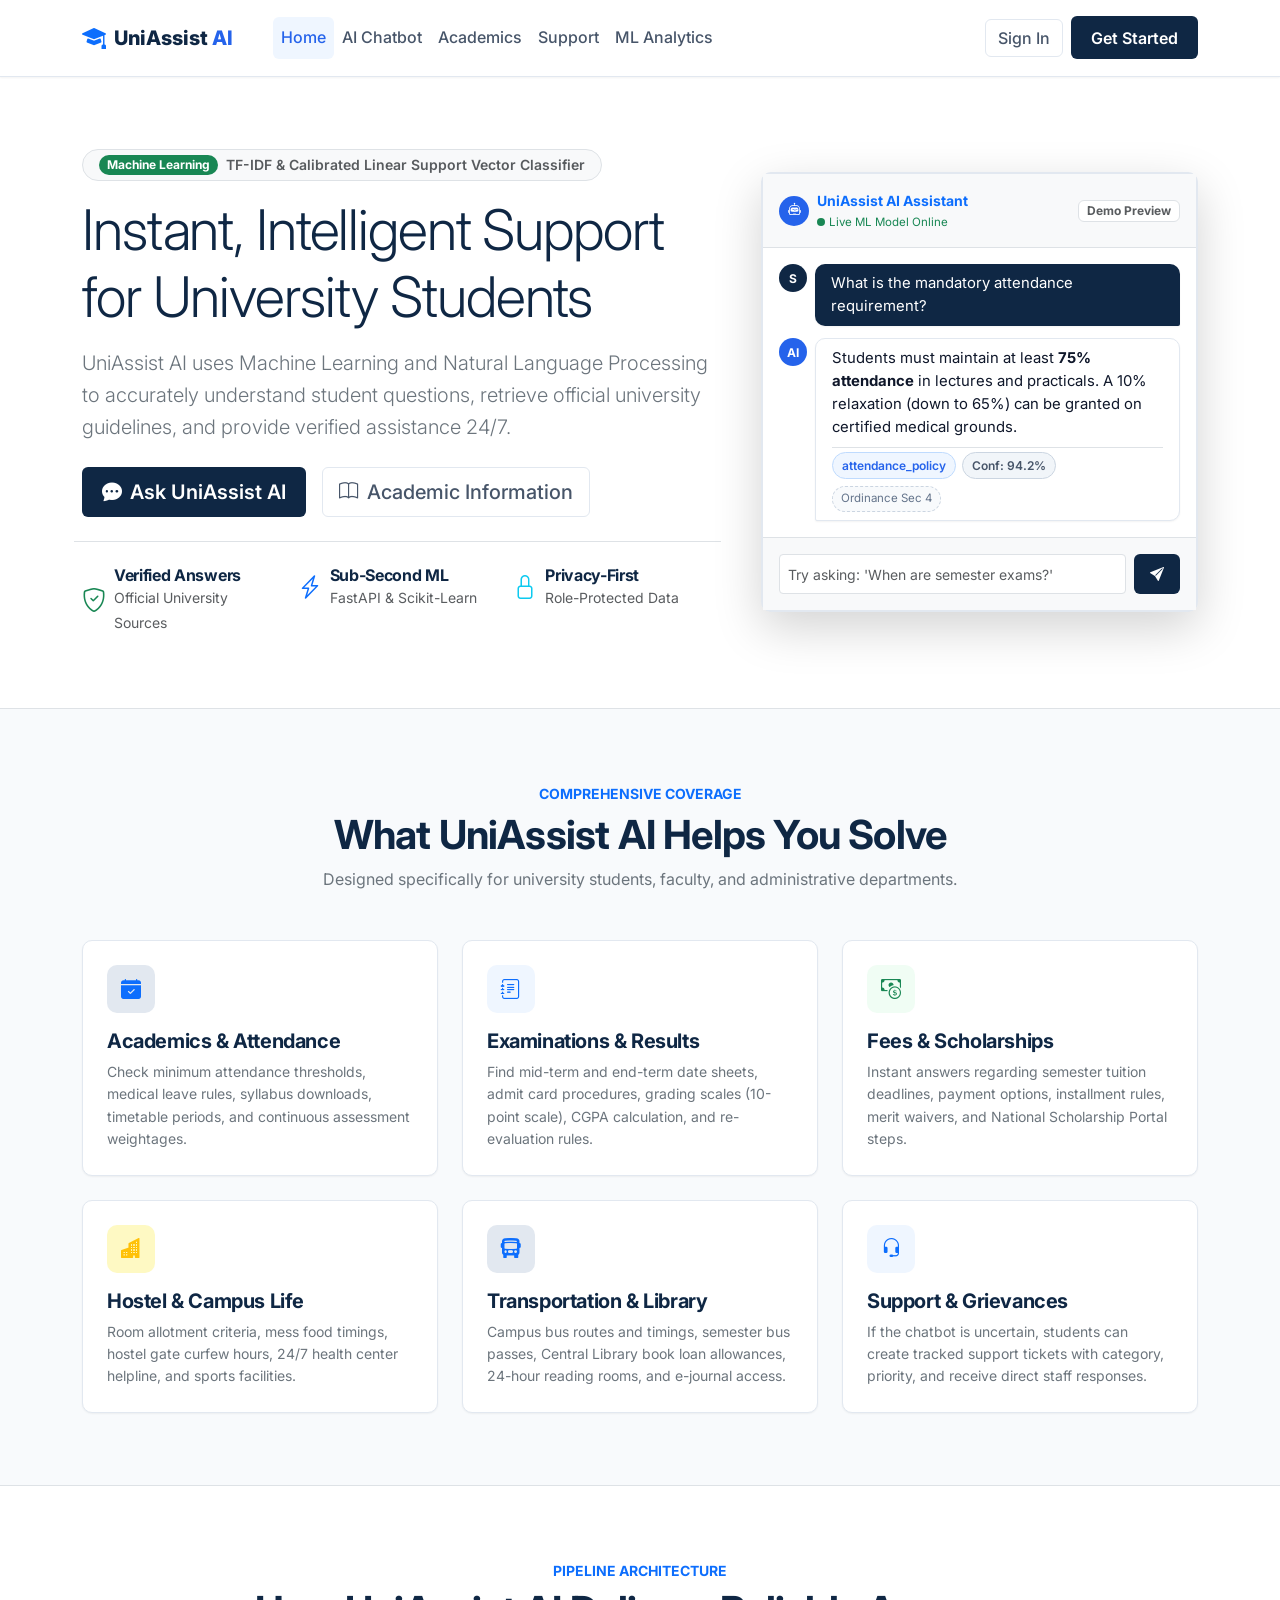
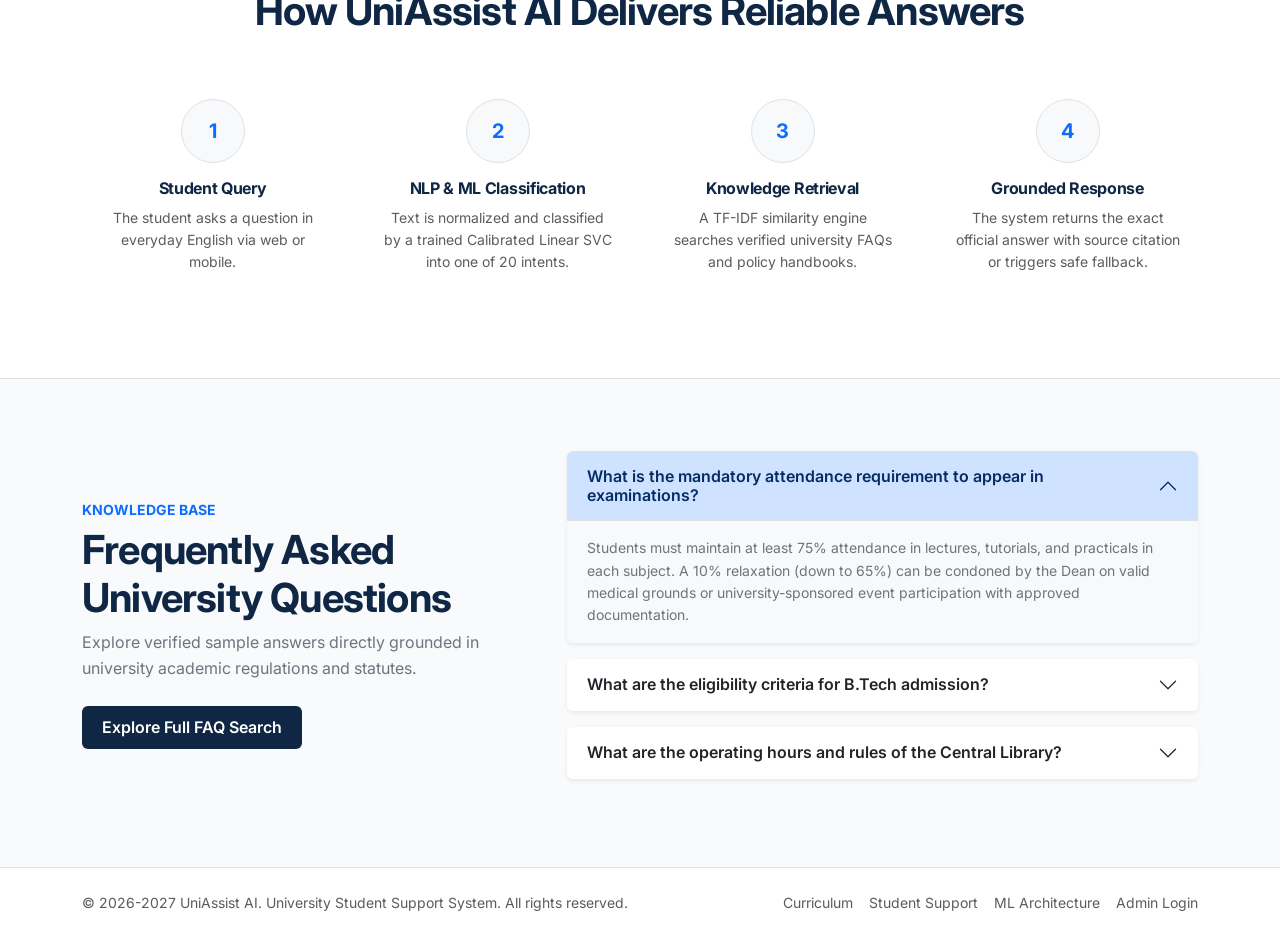
<file: frontend/index.html>
<!DOCTYPE html>
<html lang="en">
<head>
    <meta charset="UTF-8">
    <meta name="viewport" content="width=device-width, initial-scale=1.0">
    <title>UniAssist AI – AI-Powered University Student Support</title>
    <!-- Bootstrap 5 CSS -->
    <link href="https://cdn.jsdelivr.net/npm/bootstrap@5.3.3/dist/css/bootstrap.min.css" rel="stylesheet">
    <!-- Bootstrap Icons -->
    <link href="https://cdn.jsdelivr.net/npm/bootstrap-icons@1.11.3/font/bootstrap-icons.min.css" rel="stylesheet">
    <!-- Google Fonts -->
    <link rel="preconnect" href="https://fonts.googleapis.com">
    <link rel="preconnect" href="https://fonts.gstatic.com" crossorigin>
    <link href="https://fonts.googleapis.com/css2?family=Inter:wght@400;500;600;700;800&display=swap" rel="stylesheet">
    <!-- Custom Style -->
    <link rel="stylesheet" href="css/style.css">
</head>
<body>

    <!-- Navigation Bar -->
    <nav class="navbar navbar-expand-lg navbar-uni">
        <div class="container">
            <a class="navbar-brand" href="index.html">
                <i class="bi bi-mortarboard-fill text-primary" style="font-size: 1.5rem;"></i>
                <span>UniAssist <span class="text-primary" style="color: var(--accent) !important;">AI</span></span>
            </a>
            <button class="navbar-toggler" type="button" data-bs-toggle="collapse" data-bs-target="#navContent">
                <span class="navbar-toggler-icon"></span>
            </button>
            <div class="collapse navbar-collapse" id="navContent">
                <ul class="navbar-nav me-auto mb-2 mb-lg-0 ms-lg-4">
                    <li class="nav-item"><a class="nav-link active" href="index.html">Home</a></li>
                    <li class="nav-item"><a class="nav-link" href="chatbot.html">AI Chatbot</a></li>
                    <li class="nav-item"><a class="nav-link" href="academics.html">Academics</a></li>
                    <li class="nav-item"><a class="nav-link" href="support.html">Support</a></li>
                    <li class="nav-item"><a class="nav-link" href="model-analytics.html">ML Analytics</a></li>
                </ul>
                <div id="navbar-auth-section" class="d-flex align-items-center">
                    <!-- Populated dynamically via api.js -->
                </div>
            </div>
        </div>
    </nav>

    <!-- Hero Section -->
    <section class="py-5 bg-white border-bottom position-relative overflow-hidden">
        <div class="container py-lg-4">
            <div class="row align-items-center g-5">
                <div class="col-lg-7">
                    <div class="d-inline-flex align-items-center gap-2 px-3 py-1 rounded-pill bg-light border mb-3">
                        <span class="badge bg-success rounded-pill">Machine Learning</span>
                        <span class="small text-muted fw-semibold">TF-IDF & Calibrated Linear Support Vector Classifier</span>
                    </div>
                    <h1 class="display-4 fw-extrabold mb-3" style="line-height: 1.2;">
                        Instant, Intelligent Support for University Students
                    </h1>
                    <p class="lead text-secondary mb-4">
                        UniAssist AI uses Machine Learning and Natural Language Processing to accurately understand student questions, retrieve official university guidelines, and provide verified assistance 24/7.
                    </p>
                    <div class="d-flex flex-wrap gap-3">
                        <a href="chatbot.html" class="btn btn-primary-uni btn-lg d-flex align-items-center gap-2">
                            <i class="bi bi-chat-dots-fill"></i> Ask UniAssist AI
                        </a>
                        <a href="academics.html" class="btn btn-outline-uni btn-lg d-flex align-items-center gap-2">
                            <i class="bi bi-book"></i> Academic Information
                        </a>
                    </div>
                    <div class="row g-3 mt-4 pt-2 border-top">
                        <div class="col-sm-4">
                            <div class="d-flex align-items-center gap-2">
                                <i class="bi bi-shield-check text-success fs-4"></i>
                                <div>
                                    <h6 class="mb-0 fw-bold">Verified Answers</h6>
                                    <small class="text-muted">Official University Sources</small>
                                </div>
                            </div>
                        </div>
                        <div class="col-sm-4">
                            <div class="d-flex align-items-center gap-2">
                                <i class="bi bi-lightning-charge text-primary fs-4"></i>
                                <div>
                                    <h6 class="mb-0 fw-bold">Sub-Second ML</h6>
                                    <small class="text-muted">FastAPI & Scikit-Learn</small>
                                </div>
                            </div>
                        </div>
                        <div class="col-sm-4">
                            <div class="d-flex align-items-center gap-2">
                                <i class="bi bi-lock text-info fs-4"></i>
                                <div>
                                    <h6 class="mb-0 fw-bold">Privacy-First</h6>
                                    <small class="text-muted">Role-Protected Data</small>
                                </div>
                            </div>
                        </div>
                    </div>
                </div>
                <!-- Interactive Live Demo Preview Card -->
                <div class="col-lg-5">
                    <div class="uni-card p-0 shadow-lg border-2">
                        <div class="p-3 bg-light border-bottom d-flex align-items-center justify-content-between">
                            <div class="d-flex align-items-center gap-2">
                                <span class="chat-avatar assistant-av" style="width:30px;height:30px;font-size:0.8rem;">
                                    <i class="bi bi-robot"></i>
                                </span>
                                <div>
                                    <div class="fw-bold small text-primary">UniAssist AI Assistant</div>
                                    <div class="text-success small d-flex align-items-center gap-1" style="font-size: 0.72rem;">
                                        <span class="p-1 bg-success rounded-circle"></span> Live ML Model Online
                                    </div>
                                </div>
                            </div>
                            <span class="badge bg-white text-muted border small">Demo Preview</span>
                        </div>
                        <div class="p-3 bg-white" style="min-height: 280px; display: flex; flex-direction: column; gap: 12px;" id="demo-chat-box">
                            <div class="d-flex gap-2">
                                <span class="chat-avatar student-av" style="width:28px;height:28px;font-size:0.75rem;">S</span>
                                <div class="chat-bubble student-bubble py-2 px-3 small">
                                    What is the mandatory attendance requirement?
                                </div>
                            </div>
                            <div class="d-flex gap-2">
                                <span class="chat-avatar assistant-av" style="width:28px;height:28px;font-size:0.75rem;">AI</span>
                                <div class="chat-bubble assistant-bubble py-2 px-3 small">
                                    Students must maintain at least <strong>75% attendance</strong> in lectures and practicals. A 10% relaxation (down to 65%) can be granted on certified medical grounds.
                                    <div class="chat-bubble-meta mt-2 pt-1 border-top">
                                        <span class="pill-intent">attendance_policy</span>
                                        <span class="pill-score">Conf: 94.2%</span>
                                        <span class="pill-source">Ordinance Sec 4</span>
                                    </div>
                                </div>
                            </div>
                        </div>
                        <div class="p-3 bg-light border-top">
                            <form id="landing-demo-form" class="d-flex gap-2">
                                <input type="text" id="demo-query-input" class="form-control form-control-sm" placeholder="Try asking: 'When are semester exams?'" required>
                                <button type="submit" class="btn btn-primary-uni btn-sm px-3">
                                    <i class="bi bi-send-fill"></i>
                                </button>
                            </form>
                        </div>
                    </div>
                </div>
            </div>
        </div>
    </section>

    <!-- Key Capabilities Section -->
    <section class="py-5">
        <div class="container py-lg-4">
            <div class="text-center max-w-700 mx-auto mb-5">
                <span class="text-primary fw-bold text-uppercase small tracking-wide">Comprehensive Coverage</span>
                <h2 class="display-6 fw-bold mt-1">What UniAssist AI Helps You Solve</h2>
                <p class="text-secondary">Designed specifically for university students, faculty, and administrative departments.</p>
            </div>
            <div class="row g-4">
                <div class="col-md-4">
                    <div class="uni-card h-100">
                        <div class="stat-icon primary mb-3">
                            <i class="bi bi-calendar-check-fill text-primary"></i>
                        </div>
                        <h5 class="fw-bold">Academics & Attendance</h5>
                        <p class="text-secondary small mb-0">
                            Check minimum attendance thresholds, medical leave rules, syllabus downloads, timetable periods, and continuous assessment weightages.
                        </p>
                    </div>
                </div>
                <div class="col-md-4">
                    <div class="uni-card h-100">
                        <div class="stat-icon accent mb-3">
                            <i class="bi bi-journal-text text-primary"></i>
                        </div>
                        <h5 class="fw-bold">Examinations & Results</h5>
                        <p class="text-secondary small mb-0">
                            Find mid-term and end-term date sheets, admit card procedures, grading scales (10-point scale), CGPA calculation, and re-evaluation rules.
                        </p>
                    </div>
                </div>
                <div class="col-md-4">
                    <div class="uni-card h-100">
                        <div class="stat-icon success mb-3">
                            <i class="bi bi-cash-coin text-success"></i>
                        </div>
                        <h5 class="fw-bold">Fees & Scholarships</h5>
                        <p class="text-secondary small mb-0">
                            Instant answers regarding semester tuition deadlines, payment options, installment rules, merit waivers, and National Scholarship Portal steps.
                        </p>
                    </div>
                </div>
                <div class="col-md-4">
                    <div class="uni-card h-100">
                        <div class="stat-icon warning mb-3">
                            <i class="bi bi-buildings-fill text-warning"></i>
                        </div>
                        <h5 class="fw-bold">Hostel & Campus Life</h5>
                        <p class="text-secondary small mb-0">
                            Room allotment criteria, mess food timings, hostel gate curfew hours, 24/7 health center helpline, and sports facilities.
                        </p>
                    </div>
                </div>
                <div class="col-md-4">
                    <div class="uni-card h-100">
                        <div class="stat-icon primary mb-3">
                            <i class="bi bi-bus-front-fill text-primary"></i>
                        </div>
                        <h5 class="fw-bold">Transportation & Library</h5>
                        <p class="text-secondary small mb-0">
                            Campus bus routes and timings, semester bus passes, Central Library book loan allowances, 24-hour reading rooms, and e-journal access.
                        </p>
                    </div>
                </div>
                <div class="col-md-4">
                    <div class="uni-card h-100">
                        <div class="stat-icon accent mb-3">
                            <i class="bi bi-headset text-primary"></i>
                        </div>
                        <h5 class="fw-bold">Support & Grievances</h5>
                        <p class="text-secondary small mb-0">
                            If the chatbot is uncertain, students can create tracked support tickets with category, priority, and receive direct staff responses.
                        </p>
                    </div>
                </div>
            </div>
        </div>
    </section>

    <!-- How It Works Section -->
    <section class="py-5 bg-white border-top border-bottom">
        <div class="container py-lg-4">
            <div class="text-center mb-5">
                <span class="text-primary fw-bold text-uppercase small">Pipeline Architecture</span>
                <h2 class="display-6 fw-bold mt-1">How UniAssist AI Delivers Reliable Answers</h2>
            </div>
            <div class="row g-4 text-center">
                <div class="col-md-3">
                    <div class="p-3">
                        <div class="mx-auto rounded-circle bg-light border d-flex align-items-center justify-content-center mb-3" style="width: 64px; height: 64px;">
                            <span class="fw-bold text-primary fs-5">1</span>
                        </div>
                        <h6 class="fw-bold">Student Query</h6>
                        <p class="small text-muted">The student asks a question in everyday English via web or mobile.</p>
                    </div>
                </div>
                <div class="col-md-3">
                    <div class="p-3">
                        <div class="mx-auto rounded-circle bg-light border d-flex align-items-center justify-content-center mb-3" style="width: 64px; height: 64px;">
                            <span class="fw-bold text-primary fs-5">2</span>
                        </div>
                        <h6 class="fw-bold">NLP & ML Classification</h6>
                        <p class="small text-muted">Text is normalized and classified by a trained Calibrated Linear SVC into one of 20 intents.</p>
                    </div>
                </div>
                <div class="col-md-3">
                    <div class="p-3">
                        <div class="mx-auto rounded-circle bg-light border d-flex align-items-center justify-content-center mb-3" style="width: 64px; height: 64px;">
                            <span class="fw-bold text-primary fs-5">3</span>
                        </div>
                        <h6 class="fw-bold">Knowledge Retrieval</h6>
                        <p class="small text-muted">A TF-IDF similarity engine searches verified university FAQs and policy handbooks.</p>
                    </div>
                </div>
                <div class="col-md-3">
                    <div class="p-3">
                        <div class="mx-auto rounded-circle bg-light border d-flex align-items-center justify-content-center mb-3" style="width: 64px; height: 64px;">
                            <span class="fw-bold text-primary fs-5">4</span>
                        </div>
                        <h6 class="fw-bold">Grounded Response</h6>
                        <p class="small text-muted">The system returns the exact official answer with source citation or triggers safe fallback.</p>
                    </div>
                </div>
            </div>
        </div>
    </section>

    <!-- Frequently Asked Questions Showcase -->
    <section class="py-5">
        <div class="container py-lg-4">
            <div class="row align-items-center g-5">
                <div class="col-lg-5">
                    <span class="text-primary fw-bold text-uppercase small">Knowledge Base</span>
                    <h2 class="display-6 fw-bold mt-1">Frequently Asked University Questions</h2>
                    <p class="text-secondary mb-4">
                        Explore verified sample answers directly grounded in university academic regulations and statutes.
                    </p>
                    <a href="chatbot.html" class="btn btn-primary-uni">Explore Full FAQ Search</a>
                </div>
                <div class="col-lg-7">
                    <div class="accordion" id="faqAccordion">
                        <div class="accordion-item border-0 mb-3 rounded shadow-sm overflow-hidden">
                            <h2 class="accordion-header">
                                <button class="accordion-button fw-semibold" type="button" data-bs-toggle="collapse" data-bs-target="#faq1">
                                    What is the mandatory attendance requirement to appear in examinations?
                                </button>
                            </h2>
                            <div id="faq1" class="accordion-collapse collapse show" data-bs-parent="#faqAccordion">
                                <div class="accordion-body text-secondary small bg-light">
                                    Students must maintain at least 75% attendance in lectures, tutorials, and practicals in each subject. A 10% relaxation (down to 65%) can be condoned by the Dean on valid medical grounds or university-sponsored event participation with approved documentation.
                                </div>
                            </div>
                        </div>
                        <div class="accordion-item border-0 mb-3 rounded shadow-sm overflow-hidden">
                            <h2 class="accordion-header">
                                <button class="accordion-button collapsed fw-semibold" type="button" data-bs-toggle="collapse" data-bs-target="#faq2">
                                    What are the eligibility criteria for B.Tech admission?
                                </button>
                            </h2>
                            <div id="faq2" class="accordion-collapse collapse" data-bs-parent="#faqAccordion">
                                <div class="accordion-body text-secondary small bg-light">
                                    Candidates must pass 10+2 with minimum 60% aggregate in Physics, Mathematics, and Chemistry/Computer Science, and hold a valid JEE Main or University Entrance Test rank. 5% relaxation applies for SC/ST candidates.
                                </div>
                            </div>
                        </div>
                        <div class="accordion-item border-0 mb-3 rounded shadow-sm overflow-hidden">
                            <h2 class="accordion-header">
                                <button class="accordion-button collapsed fw-semibold" type="button" data-bs-toggle="collapse" data-bs-target="#faq3">
                                    What are the operating hours and rules of the Central Library?
                                </button>
                            </h2>
                            <div id="faq3" class="accordion-collapse collapse" data-bs-parent="#faqAccordion">
                                <div class="accordion-body text-secondary small bg-light">
                                    The Central Library is open Monday to Saturday from 8:00 AM to 10:00 PM (open 24/7 during exam weeks). Undergraduates can borrow 4 books for 14 days with online renewal available on the library OPAC portal.
                                </div>
                            </div>
                        </div>
                    </div>
                </div>
            </div>
        </div>
    </section>

    <!-- Footer -->
    <footer class="bg-white border-top py-4 text-center text-muted small">
        <div class="container d-flex flex-column flex-sm-row justify-content-between align-items-center gap-2">
            <div>
                © 2026-2027 UniAssist AI. University Student Support System. All rights reserved.
            </div>
            <div class="d-flex gap-3">
                <a href="academics.html" class="text-decoration-none text-muted">Curriculum</a>
                <a href="support.html" class="text-decoration-none text-muted">Student Support</a>
                <a href="model-analytics.html" class="text-decoration-none text-muted">ML Architecture</a>
                <a href="login.html" class="text-decoration-none text-muted">Admin Login</a>
            </div>
        </div>
    </footer>

    <!-- Bootstrap Bundle JS -->
    <script src="https://cdn.jsdelivr.net/npm/bootstrap@5.3.3/dist/js/bootstrap.bundle.min.js"></script>
    <script src="js/api.js"></script>
    <script src="js/landing.js"></script>
</body>
</html>
</file>
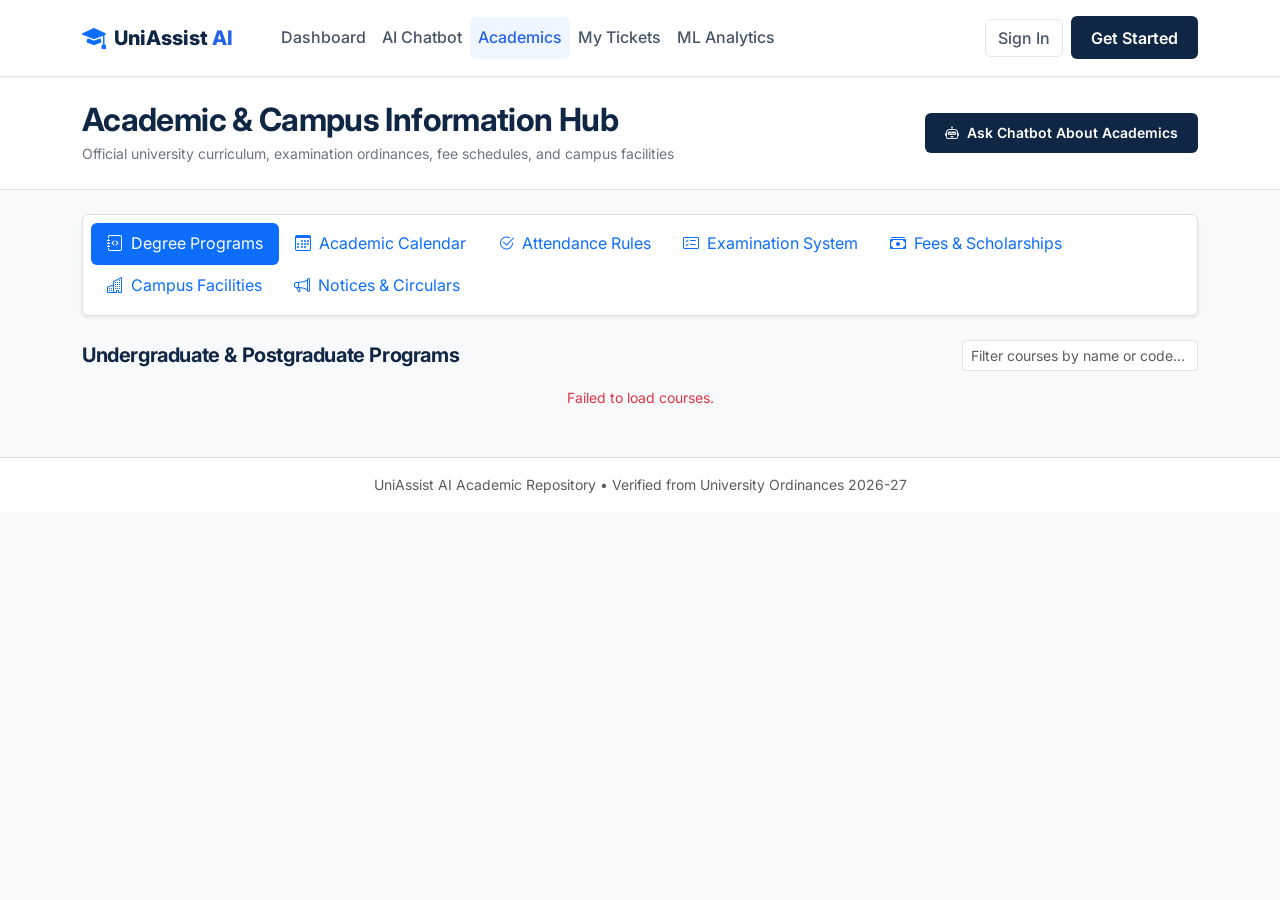
<file: frontend/academics.html>
<!DOCTYPE html>
<html lang="en">
<head>
    <meta charset="UTF-8">
    <meta name="viewport" content="width=device-width, initial-scale=1.0">
    <title>Academic & Campus Hub – UniAssist AI</title>
    <!-- Bootstrap 5 CSS -->
    <link href="https://cdn.jsdelivr.net/npm/bootstrap@5.3.3/dist/css/bootstrap.min.css" rel="stylesheet">
    <link href="https://cdn.jsdelivr.net/npm/bootstrap-icons@1.11.3/font/bootstrap-icons.min.css" rel="stylesheet">
    <link rel="preconnect" href="https://fonts.googleapis.com">
    <link rel="preconnect" href="https://fonts.gstatic.com" crossorigin>
    <link href="https://fonts.googleapis.com/css2?family=Inter:wght@400;500;600;700;800&display=swap" rel="stylesheet">
    <link rel="stylesheet" href="css/style.css">
</head>
<body class="bg-light">

    <!-- Navigation Bar -->
    <nav class="navbar navbar-expand-lg navbar-uni">
        <div class="container">
            <a class="navbar-brand" href="index.html">
                <i class="bi bi-mortarboard-fill text-primary" style="font-size: 1.5rem;"></i>
                <span>UniAssist <span class="text-primary" style="color: var(--accent) !important;">AI</span></span>
            </a>
            <button class="navbar-toggler" type="button" data-bs-toggle="collapse" data-bs-target="#navContent">
                <span class="navbar-toggler-icon"></span>
            </button>
            <div class="collapse navbar-collapse" id="navContent">
                <ul class="navbar-nav me-auto mb-2 mb-lg-0 ms-lg-4">
                    <li class="nav-item"><a class="nav-link" href="dashboard.html">Dashboard</a></li>
                    <li class="nav-item"><a class="nav-link" href="chatbot.html">AI Chatbot</a></li>
                    <li class="nav-item"><a class="nav-link active" href="academics.html">Academics</a></li>
                    <li class="nav-item"><a class="nav-link" href="support.html">My Tickets</a></li>
                    <li class="nav-item"><a class="nav-link" href="model-analytics.html">ML Analytics</a></li>
                </ul>
                <div id="navbar-auth-section" class="d-flex align-items-center"></div>
            </div>
        </div>
    </nav>

    <!-- Header Banner -->
    <div class="bg-white border-bottom py-4 mb-4">
        <div class="container">
            <div class="d-flex flex-column flex-md-row justify-content-between align-items-md-center gap-3">
                <div>
                    <h2 class="fw-bold mb-1">Academic & Campus Information Hub</h2>
                    <p class="text-secondary small mb-0">Official university curriculum, examination ordinances, fee schedules, and campus facilities</p>
                </div>
                <div>
                    <a href="chatbot.html" class="btn btn-primary-uni btn-sm d-flex align-items-center gap-2">
                        <i class="bi bi-robot"></i> Ask Chatbot About Academics
                    </a>
                </div>
            </div>
        </div>
    </div>

    <!-- Main Container -->
    <main class="container mb-5">

        <!-- Navigation Tabs -->
        <ul class="nav nav-pills mb-4 bg-white p-2 rounded border shadow-sm" id="academicTabs" role="tablist">
            <li class="nav-item">
                <button class="nav-link active" id="tab-courses-btn" data-bs-toggle="tab" data-bs-target="#tab-courses" type="button">
                    <i class="bi bi-journal-code me-1"></i> Degree Programs
                </button>
            </li>
            <li class="nav-item">
                <button class="nav-link" id="tab-calendar-btn" data-bs-toggle="tab" data-bs-target="#tab-calendar" type="button">
                    <i class="bi bi-calendar3 me-1"></i> Academic Calendar
                </button>
            </li>
            <li class="nav-item">
                <button class="nav-link" id="tab-attendance-btn" data-bs-toggle="tab" data-bs-target="#tab-attendance" type="button">
                    <i class="bi bi-check2-circle me-1"></i> Attendance Rules
                </button>
            </li>
            <li class="nav-item">
                <button class="nav-link" id="tab-exams-btn" data-bs-toggle="tab" data-bs-target="#tab-exams" type="button">
                    <i class="bi bi-card-checklist me-1"></i> Examination System
                </button>
            </li>
            <li class="nav-item">
                <button class="nav-link" id="tab-fees-btn" data-bs-toggle="tab" data-bs-target="#tab-fees" type="button">
                    <i class="bi bi-cash-stack me-1"></i> Fees & Scholarships
                </button>
            </li>
            <li class="nav-item">
                <button class="nav-link" id="tab-facilities-btn" data-bs-toggle="tab" data-bs-target="#tab-facilities" type="button">
                    <i class="bi bi-buildings me-1"></i> Campus Facilities
                </button>
            </li>
            <li class="nav-item">
                <button class="nav-link" id="tab-announcements-btn" data-bs-toggle="tab" data-bs-target="#tab-announcements" type="button">
                    <i class="bi bi-megaphone me-1"></i> Notices & Circulars
                </button>
            </li>
        </ul>

        <!-- Tab Contents -->
        <div class="tab-content" id="academicTabContent">

            <!-- 1. Degree Programs -->
            <div class="tab-pane fade show active" id="tab-courses" role="tabpanel">
                <div class="d-flex justify-content-between align-items-center mb-3">
                    <h5 class="fw-bold mb-0">Undergraduate & Postgraduate Programs</h5>
                    <div style="max-width: 280px;">
                        <input type="text" id="course-filter-input" class="form-control form-control-sm" placeholder="Filter courses by name or code...">
                    </div>
                </div>
                <div class="row g-3" id="courses-grid-container">
                    <div class="text-center py-5 text-muted small col-12">
                        <div class="spinner-border spinner-border-sm text-primary mb-2"></div>
                        <div>Loading accredited programs...</div>
                    </div>
                </div>
            </div>

            <!-- 2. Academic Calendar -->
            <div class="tab-pane fade" id="tab-calendar" role="tabpanel">
                <div class="uni-card mb-4">
                    <h5 class="fw-bold mb-3 d-flex align-items-center gap-2">
                        <i class="bi bi-calendar-event text-primary"></i> Academic Year 2026-2027 Schedule
                    </h5>
                    <div class="table-responsive">
                        <table class="table table-hover align-middle mb-0">
                            <thead class="table-light">
                                <tr>
                                    <th>Event & Milestone</th>
                                    <th>Category</th>
                                    <th>Semester</th>
                                    <th>Start Date</th>
                                    <th>End Date</th>
                                    <th>Status</th>
                                </tr>
                            </thead>
                            <tbody id="calendar-table-body">
                                <tr><td colspan="6" class="text-center py-4 text-muted">Loading calendar milestones...</td></tr>
                            </tbody>
                        </table>
                    </div>
                </div>
            </div>

            <!-- 3. Attendance Ordinance -->
            <div class="tab-pane fade" id="tab-attendance" role="tabpanel">
                <div class="row g-4">
                    <div class="col-lg-8">
                        <div class="uni-card mb-4">
                            <h5 class="fw-bold text-primary mb-3">Ordinance on Minimum Attendance Requirements</h5>
                            <p class="text-secondary small">
                                According to Section 4 of the University Academic Regulations, regular attendance in classes is an essential part of the educational process.
                            </p>
                            <div class="border-start border-4 border-primary ps-3 my-3 py-1 bg-light">
                                <h6 class="fw-bold mb-1 text-primary">75% Mandatory Attendance Rule</h6>
                                <p class="small text-muted mb-0">Every student must secure minimum 75% attendance in theory lectures, tutorials, and practical laboratory sessions in each registered course.</p>
                            </div>
                            <h6 class="fw-bold mt-4 mb-2">Medical & Event Condonation:</h6>
                            <ul class="text-secondary small ps-3">
                                <li class="mb-2"><strong>Medical Grounds:</strong> In case of prolonged hospitalization or serious medical illness, relaxation up to 10% (minimum 65% aggregate) can be granted by the Dean on submission of authentic medical records within 7 days of returning to campus.</li>
                                <li class="mb-2"><strong>University Representation:</strong> Duty leave (OD) is granted to students officially deputed to represent the university in sports competitions, technical symposiums, or cultural festivals.</li>
                                <li class="mb-2"><strong>Debarment Consequence:</strong> Students with less than 65% attendance under any circumstances will be detained from appearing in End-Semester Examinations for that subject.</li>
                            </ul>
                        </div>
                    </div>
                    <div class="col-lg-4">
                        <div class="uni-card bg-light border-0">
                            <h6 class="fw-bold mb-3"><i class="bi bi-info-circle text-primary me-2"></i>Attendance Actions</h6>
                            <div class="d-flex flex-column gap-2">
                                <a href="chatbot.html?ask=How do I submit medical leave for attendance shortage?" class="btn btn-outline-uni btn-sm text-start">
                                    <i class="bi bi-file-earmark-medical me-2"></i>Medical Condonation Process
                                </a>
                                <a href="support.html" class="btn btn-outline-uni btn-sm text-start">
                                    <i class="bi bi-envelope-exclamation me-2"></i>Report Attendance Discrepancy
                                </a>
                            </div>
                        </div>
                    </div>
                </div>
            </div>

            <!-- 4. Examination System -->
            <div class="tab-pane fade" id="tab-exams" role="tabpanel">
                <div class="uni-card mb-4">
                    <h5 class="fw-bold mb-3">University 10-Point Grading Scale & Examination Evaluation</h5>
                    <div class="table-responsive">
                        <table class="table table-bordered table-hover align-middle mb-0 text-center">
                            <thead class="table-light">
                                <tr>
                                    <th>Letter Grade</th>
                                    <th>Grade Point</th>
                                    <th>Performance Level</th>
                                    <th>Marks Percentage Equivalent</th>
                                </tr>
                            </thead>
                            <tbody>
                                <tr><td><span class="badge bg-success">O</span></td><td class="fw-bold">10</td><td>Outstanding</td><td>90% and above</td></tr>
                                <tr><td><span class="badge bg-primary">A+</span></td><td class="fw-bold">9</td><td>Excellent</td><td>80% to 89%</td></tr>
                                <tr><td><span class="badge bg-primary">A</span></td><td class="fw-bold">8</td><td>Very Good</td><td>70% to 79%</td></tr>
                                <tr><td><span class="badge bg-info">B+</span></td><td class="fw-bold">7</td><td>Good</td><td>60% to 69%</td></tr>
                                <tr><td><span class="badge bg-info">B</span></td><td class="fw-bold">6</td><td>Above Average</td><td>55% to 59%</td></tr>
                                <tr><td><span class="badge bg-warning">C</span></td><td class="fw-bold">5</td><td>Average</td><td>50% to 54%</td></tr>
                                <tr><td><span class="badge bg-secondary">P</span></td><td class="fw-bold">4</td><td>Pass</td><td>40% to 49%</td></tr>
                                <tr><td><span class="badge bg-danger">F</span></td><td class="fw-bold">0</td><td>Fail (Re-appear)</td><td>Below 40%</td></tr>
                            </tbody>
                        </table>
                    </div>
                    <div class="mt-4 p-3 bg-light rounded small">
                        <strong>Passing Rule:</strong> A student must obtain at least 40% in internal continuous assessment and 40% in final end-semester theory/practical examinations to be declared passed in any registered course.
                    </div>
                </div>
            </div>

            <!-- 5. Fees & Scholarships -->
            <div class="tab-pane fade" id="tab-fees" role="tabpanel">
                <div class="row g-4">
                    <div class="col-md-6">
                        <div class="uni-card h-100">
                            <h5 class="fw-bold text-primary mb-3"><i class="bi bi-credit-card me-2"></i>Tuition Payment Guidelines</h5>
                            <ul class="text-secondary small ps-3">
                                <li class="mb-2"><strong>Accepted Modes:</strong> Net Banking, UPI, Debit/Credit Card, or NEFT/RTGS bank challan via Student Portal.</li>
                                <li class="mb-2"><strong>Deadlines:</strong> Autumn Semester fees are due on July 31; Spring Semester fees are due on December 31.</li>
                                <li class="mb-2"><strong>Late Fees:</strong> A grace period of 7 days applies. Afterwards, Rs. 100/day late penalty is assessed.</li>
                                <li class="mb-2"><strong>Installments:</strong> Students experiencing economic hardship can submit an installment request to the Finance Registrar.</li>
                            </ul>
                        </div>
                    </div>
                    <div class="col-md-6">
                        <div class="uni-card h-100">
                            <h5 class="fw-bold text-success mb-3"><i class="bi bi-award me-2"></i>Merit Scholarships & Waivers</h5>
                            <ul class="text-secondary small ps-3">
                                <li class="mb-2"><strong>University Merit Scholarship:</strong> Top 5% students in each branch maintaining CGPA >= 8.5 with no backlogs receive up to 50% tuition waiver.</li>
                                <li class="mb-2"><strong>Merit-cum-Means Assistance:</strong> Available to students whose total family income is under Rs. 3,00,000 per annum.</li>
                                <li class="mb-2"><strong>National Scholarship Portal (NSP):</strong> All central and state government post-matric scholarships are processed through the Dean Student Welfare Cell.</li>
                            </ul>
                        </div>
                    </div>
                </div>
            </div>

            <!-- 6. Campus Facilities -->
            <div class="tab-pane fade" id="tab-facilities" role="tabpanel">
                <div class="row g-4">
                    <div class="col-md-4">
                        <div class="uni-card h-100">
                            <div class="stat-icon primary mb-3"><i class="bi bi-book text-primary"></i></div>
                            <h6 class="fw-bold">Central Library</h6>
                            <p class="text-secondary small mb-1">Open 8:00 AM – 10:00 PM (24/7 during exam weeks). Over 120,000 physical volumes, reading halls, and IEEE/ACM digital access.</p>
                            <span class="badge bg-light text-muted border small">Ext: 3201</span>
                        </div>
                    </div>
                    <div class="col-md-4">
                        <div class="uni-card h-100">
                            <div class="stat-icon accent mb-3"><i class="bi bi-houses text-primary"></i></div>
                            <h6 class="fw-bold">Hostel Residence</h6>
                            <p class="text-secondary small mb-1">Fully furnished 2-seater and 3-seater rooms, high-speed Wi-Fi, 4 dining messes, and 9:30 PM entry curfew.</p>
                            <span class="badge bg-light text-muted border small">Chief Warden: Room 104</span>
                        </div>
                    </div>
                    <div class="col-md-4">
                        <div class="uni-card h-100">
                            <div class="stat-icon warning mb-3"><i class="bi bi-bus-front text-warning"></i></div>
                            <h6 class="fw-bold">University Transport</h6>
                            <p class="text-secondary small mb-1">Fleet of 45 AC buses operating across 30 routes in the metro area. Morning arrivals by 8:40 AM, evening returns at 4:45 PM & 6:30 PM.</p>
                            <span class="badge bg-light text-muted border small">Transport Cell</span>
                        </div>
                    </div>
                    <div class="col-md-4">
                        <div class="uni-card h-100">
                            <div class="stat-icon success mb-3"><i class="bi bi-heart-pulse text-success"></i></div>
                            <h6 class="fw-bold">Health Care Center</h6>
                            <p class="text-secondary small mb-1">24/7 emergency clinic with resident medical officers, pharmacy, and dedicated campus ambulances.</p>
                            <span class="badge bg-danger text-white small">Emergency: Ext 4444</span>
                        </div>
                    </div>
                    <div class="col-md-4">
                        <div class="uni-card h-100">
                            <div class="stat-icon primary mb-3"><i class="bi bi-trophy text-primary"></i></div>
                            <h6 class="fw-bold">Sports & Athletics Complex</h6>
                            <p class="text-secondary small mb-1">Olympic swimming pool, 400m running track, football stadium, indoor badminton courts, and gym open 6 AM - 9 PM.</p>
                            <span class="badge bg-light text-muted border small">Sports Directorate</span>
                        </div>
                    </div>
                    <div class="col-md-4">
                        <div class="uni-card h-100">
                            <div class="stat-icon accent mb-3"><i class="bi bi-wifi text-primary"></i></div>
                            <h6 class="fw-bold">IT Helpdesk & Computing</h6>
                            <p class="text-secondary small mb-1">Computer Center Room 102 for portal resets, eduroam Wi-Fi credentials, and free student Microsoft Office 365 licenses.</p>
                            <span class="badge bg-light text-muted border small">it-support@university.edu</span>
                        </div>
                    </div>
                </div>
            </div>

            <!-- 7. Notices & Announcements -->
            <div class="tab-pane fade" id="tab-announcements" role="tabpanel">
                <div class="uni-card">
                    <h5 class="fw-bold mb-3">Campus Notices & Official Circulars</h5>
                    <div id="full-announcements-list">
                        <div class="text-center py-4 text-muted small">Loading notices...</div>
                    </div>
                </div>
            </div>

        </div>

    </main>

    <footer class="bg-white border-top py-3 text-center text-muted small">
        <div class="container">
            UniAssist AI Academic Repository • Verified from University Ordinances 2026-27
        </div>
    </footer>

    <script src="https://cdn.jsdelivr.net/npm/bootstrap@5.3.3/dist/js/bootstrap.bundle.min.js"></script>
    <script src="js/api.js"></script>
    <script src="js/academics.js"></script>
</body>
</html>
</file>
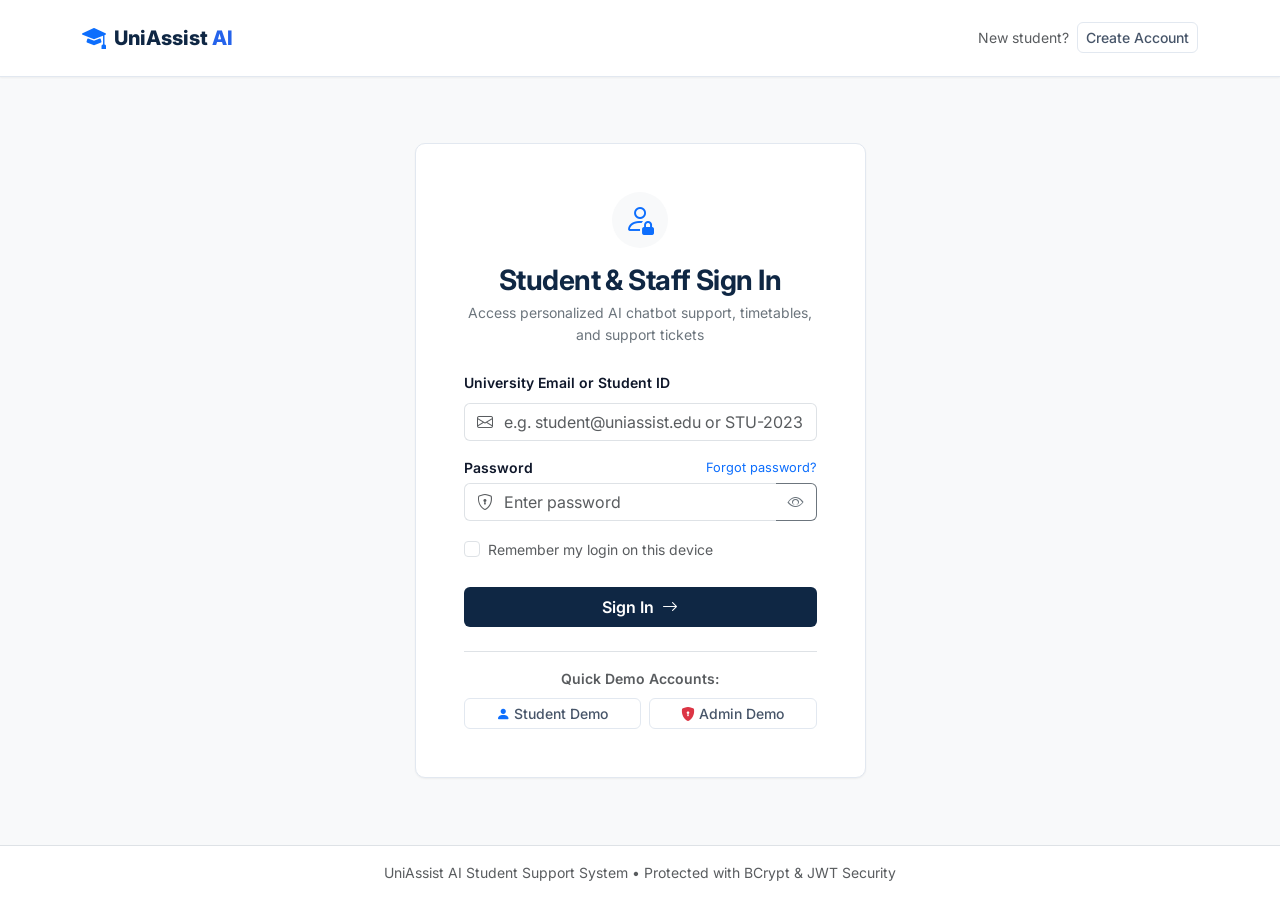
<file: frontend/chatbot.html>
<!DOCTYPE html>
<html lang="en">
<head>
    <meta charset="UTF-8">
    <meta name="viewport" content="width=device-width, initial-scale=1.0">
    <title>AI Chatbot – UniAssist AI</title>
    <!-- Bootstrap 5 CSS -->
    <link href="https://cdn.jsdelivr.net/npm/bootstrap@5.3.3/dist/css/bootstrap.min.css" rel="stylesheet">
    <link href="https://cdn.jsdelivr.net/npm/bootstrap-icons@1.11.3/font/bootstrap-icons.min.css" rel="stylesheet">
    <link rel="preconnect" href="https://fonts.googleapis.com">
    <link rel="preconnect" href="https://fonts.gstatic.com" crossorigin>
    <link href="https://fonts.googleapis.com/css2?family=Inter:wght@400;500;600;700;800&display=swap" rel="stylesheet">
    <link rel="stylesheet" href="css/style.css">
</head>
<body class="bg-light">

    <!-- Top Navigation Bar -->
    <nav class="navbar navbar-expand-lg navbar-uni">
        <div class="container-fluid px-3 px-md-4">
            <div class="d-flex align-items-center gap-2">
                <button class="btn btn-outline-uni d-md-none p-1 px-2" id="sidebar-toggle-btn" type="button">
                    <i class="bi bi-layout-sidebar-inset fs-5"></i>
                </button>
                <a class="navbar-brand mb-0" href="index.html">
                    <i class="bi bi-mortarboard-fill text-primary" style="font-size: 1.5rem;"></i>
                    <span>UniAssist <span class="text-primary" style="color: var(--accent) !important;">AI</span></span>
                </a>
            </div>
            
            <div class="d-none d-md-flex align-items-center gap-3">
                <a href="dashboard.html" class="nav-link"><i class="bi bi-grid me-1"></i> Dashboard</a>
                <a href="academics.html" class="nav-link"><i class="bi bi-book me-1"></i> Academics</a>
                <a href="support.html" class="nav-link"><i class="bi bi-headset me-1"></i> Support Tickets</a>
                <a href="model-analytics.html" class="nav-link"><i class="bi bi-cpu me-1"></i> Model Analytics</a>
            </div>

            <div id="navbar-auth-section" class="d-flex align-items-center"></div>
        </div>
    </nav>

    <!-- Main Chatbot Full-Height Workspace -->
    <div class="chat-layout">

        <!-- Left Sidebar: Conversations History -->
        <aside class="chat-sidebar" id="chat-sidebar">
            <div class="chat-sidebar-header d-flex align-items-center justify-content-between">
                <button type="button" class="btn btn-primary-uni btn-sm w-100 d-flex align-items-center justify-content-center gap-2" id="btn-new-chat">
                    <i class="bi bi-plus-lg"></i>
                    <span>New Conversation</span>
                </button>
            </div>
            <div class="p-2 border-bottom bg-light d-flex align-items-center justify-content-between">
                <span class="small fw-semibold text-muted text-uppercase" style="font-size: 0.72rem; letter-spacing: 0.5px;">Saved Sessions</span>
                <span class="badge bg-white text-muted border small" id="session-count-badge">0</span>
            </div>
            <div class="chat-sidebar-list" id="conversation-history-list">
                <div class="text-center py-4 text-muted small">
                    <div class="spinner-border spinner-border-sm text-primary mb-2" role="status"></div>
                    <div>Loading history...</div>
                </div>
            </div>
            <div class="p-3 border-top bg-light">
                <div class="d-flex align-items-center justify-content-between">
                    <span class="small text-muted" style="font-size: 0.75rem;">Model Status</span>
                    <span class="badge bg-success-subtle text-success border border-success-subtle small d-flex align-items-center gap-1">
                        <span class="p-1 bg-success rounded-circle"></span> Online
                    </span>
                </div>
                <div class="text-muted small mt-1" style="font-size: 0.72rem;">
                    Calibrated Linear SVC • 20 Intents
                </div>
            </div>
        </aside>

        <!-- Right Main: Active Chat Window -->
        <main class="chat-main">
            <!-- Chat Top Bar -->
            <div class="chat-header">
                <div class="d-flex align-items-center gap-2">
                    <span class="chat-avatar assistant-av" style="width:34px;height:34px;font-size:0.85rem;">
                        <i class="bi bi-robot"></i>
                    </span>
                    <div>
                        <h6 class="mb-0 fw-bold" id="active-chat-title">UniAssist Student Support</h6>
                        <small class="text-muted d-flex align-items-center gap-2" style="font-size: 0.75rem;">
                            <span>Natural Language Processing • Grounded in University FAQs</span>
                        </small>
                    </div>
                </div>
                <div class="d-flex align-items-center gap-2">
                    <button type="button" class="btn btn-outline-uni btn-sm" id="btn-clear-chat" title="Clear current messages">
                        <i class="bi bi-trash3 me-1"></i> <span class="d-none d-sm-inline">Clear</span>
                    </button>
                    <a href="support.html" class="btn btn-outline-uni btn-sm" title="Escalate to Human Staff">
                        <i class="bi bi-ticket-detailed me-1"></i> <span class="d-none d-sm-inline">Raise Ticket</span>
                    </a>
                </div>
            </div>

            <!-- Scrollable Messages Container -->
            <div class="chat-messages" id="chat-messages-container">
                <!-- Welcome Assistant Message Turn -->
                <div class="chat-bubble-container assistant">
                    <span class="chat-avatar assistant-av">AI</span>
                    <div>
                        <div class="chat-bubble assistant-bubble">
                            Hello! I am <strong>UniAssist AI</strong>, your 24/7 University Student Support Assistant. 
                            <br><br>
                            I can answer queries about <strong>attendance policies, examination schedules, fee payments, merit scholarships, course curricula, library hours, hostel facilities,</strong> and department contacts.
                            <br><br>
                            How can I assist you today?
                            <div class="chat-bubble-meta">
                                <span class="pill-intent">greeting</span>
                                <span class="pill-score">Conf: 99.8%</span>
                                <span class="pill-source">UniAssist Welcome Handbook</span>
                            </div>
                        </div>
                    </div>
                </div>
            </div>

            <!-- Suggested Quick Chips Bar -->
            <div class="prompt-chips-container" id="prompt-chips-container">
                <button type="button" class="prompt-chip" data-prompt="What is the minimum attendance requirement?">
                    📋 Attendance Policy
                </button>
                <button type="button" class="prompt-chip" data-prompt="When do semester examinations start and where is the date sheet?">
                    📅 Exam Schedule
                </button>
                <button type="button" class="prompt-chip" data-prompt="How do I pay my semester tuition fees online?">
                    💳 Tuition Fee Payment
                </button>
                <button type="button" class="prompt-chip" data-prompt="What are the merit scholarship eligibility criteria?">
                    🎓 Merit Scholarships
                </button>
                <button type="button" class="prompt-chip" data-prompt="What are the central library working hours and book loan rules?">
                    📚 Library Timings
                </button>
                <button type="button" class="prompt-chip" data-prompt="What is the hostel gate curfew timing and mess schedule?">
                    🏠 Hostel Timings
                </button>
                <button type="button" class="prompt-chip" data-prompt="How can I contact my course professors and department head?">
                    👨‍🏫 Faculty Contacts
                </button>
                <button type="button" class="prompt-chip" data-prompt="How do I configure eduroam campus Wi-Fi or reset my portal password?">
                    💻 IT Helpdesk
                </button>
            </div>

            <!-- Message Input Bar -->
            <div class="chat-input-bar">
                <form id="chat-input-form" class="w-100 d-flex gap-2">
                    <input type="text" id="chat-input-text" class="form-control" placeholder="Ask any question about university policies, exams, fees, or academics..." autocomplete="off" required>
                    <button type="submit" id="chat-send-btn" class="btn btn-primary-uni px-4 d-flex align-items-center gap-2">
                        <span>Send</span>
                        <i class="bi bi-send-fill"></i>
                    </button>
                </form>
            </div>
        </main>
    </div>

    <!-- Feedback Modal -->
    <div class="modal fade" id="feedbackModal" tabindex="-1" aria-hidden="true">
        <div class="modal-dialog modal-dialog-centered">
            <div class="modal-content">
                <div class="modal-header">
                    <h5 class="modal-title fw-bold" id="feedbackModalTitle">Provide Feedback</h5>
                    <button type="button" class="btn-close" data-bs-dismiss="modal" aria-label="Close"></button>
                </div>
                <div class="modal-body">
                    <p class="text-secondary small mb-3">Your feedback helps university administrators review model responses and improve accuracy.</p>
                    <input type="hidden" id="feedback-message-id">
                    <input type="hidden" id="feedback-rating">
                    <div class="mb-3">
                        <label for="feedback-comments" class="form-label small fw-semibold">Comments or suggestions (optional):</label>
                        <textarea class="form-control" id="feedback-comments" rows="3" placeholder="Tell us what was helpful or how the answer could be improved..."></textarea>
                    </div>
                </div>
                <div class="modal-footer">
                    <button type="button" class="btn btn-outline-uni" data-bs-dismiss="modal">Cancel</button>
                    <button type="button" class="btn btn-primary-uni" id="btn-submit-feedback">Submit Feedback</button>
                </div>
            </div>
        </div>
    </div>

    <!-- Bootstrap Bundle JS -->
    <script src="https://cdn.jsdelivr.net/npm/bootstrap@5.3.3/dist/js/bootstrap.bundle.min.js"></script>
    <script src="js/api.js"></script>
    <script src="js/chatbot.js"></script>
</body>
</html>
</file>
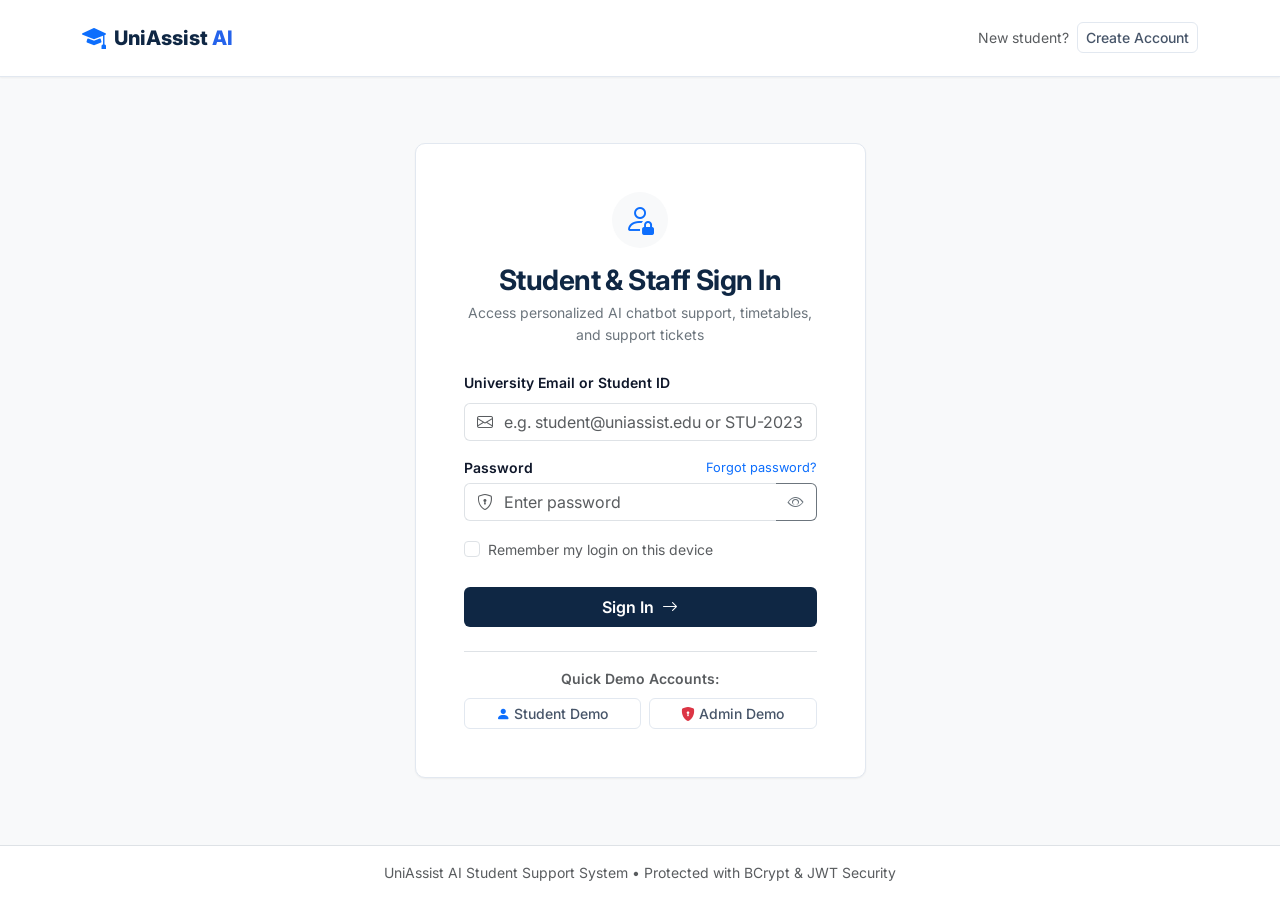
<file: frontend/dashboard.html>
<!DOCTYPE html>
<html lang="en">
<head>
    <meta charset="UTF-8">
    <meta name="viewport" content="width=device-width, initial-scale=1.0">
    <title>Student Dashboard – UniAssist AI</title>
    <!-- Bootstrap 5 CSS -->
    <link href="https://cdn.jsdelivr.net/npm/bootstrap@5.3.3/dist/css/bootstrap.min.css" rel="stylesheet">
    <link href="https://cdn.jsdelivr.net/npm/bootstrap-icons@1.11.3/font/bootstrap-icons.min.css" rel="stylesheet">
    <link rel="preconnect" href="https://fonts.googleapis.com">
    <link rel="preconnect" href="https://fonts.gstatic.com" crossorigin>
    <link href="https://fonts.googleapis.com/css2?family=Inter:wght@400;500;600;700;800&display=swap" rel="stylesheet">
    <link rel="stylesheet" href="css/style.css">
</head>
<body class="bg-light">

    <!-- Navigation Bar -->
    <nav class="navbar navbar-expand-lg navbar-uni">
        <div class="container">
            <a class="navbar-brand" href="index.html">
                <i class="bi bi-mortarboard-fill text-primary" style="font-size: 1.5rem;"></i>
                <span>UniAssist <span class="text-primary" style="color: var(--accent) !important;">AI</span></span>
            </a>
            <button class="navbar-toggler" type="button" data-bs-toggle="collapse" data-bs-target="#navContent">
                <span class="navbar-toggler-icon"></span>
            </button>
            <div class="collapse navbar-collapse" id="navContent">
                <ul class="navbar-nav me-auto mb-2 mb-lg-0 ms-lg-4">
                    <li class="nav-item"><a class="nav-link active" href="dashboard.html">Dashboard</a></li>
                    <li class="nav-item"><a class="nav-link" href="chatbot.html">AI Chatbot</a></li>
                    <li class="nav-item"><a class="nav-link" href="academics.html">Academics</a></li>
                    <li class="nav-item"><a class="nav-link" href="support.html">My Tickets</a></li>
                    <li class="nav-item"><a class="nav-link" href="profile.html">Profile</a></li>
                </ul>
                <div id="navbar-auth-section" class="d-flex align-items-center"></div>
            </div>
        </div>
    </nav>

    <!-- Main Container -->
    <main class="container py-4">

        <!-- Welcome Banner Card -->
        <div class="uni-card bg-white border-0 shadow-sm p-4 mb-4">
            <div class="row align-items-center g-3">
                <div class="col-md-8">
                    <div class="d-flex align-items-center gap-2 mb-1">
                        <span class="badge bg-primary text-white rounded-pill px-3">Student Portal</span>
                        <span class="text-muted small" id="dash-date">October 2026</span>
                    </div>
                    <h2 class="fw-bold mb-1" id="dash-welcome-name">Welcome Back, Student!</h2>
                    <p class="text-secondary mb-0 small" id="dash-student-meta">
                        Enrollment: <span class="fw-semibold text-dark" id="dash-student-id">--</span> • 
                        Program: <span class="fw-semibold text-dark" id="dash-student-course">--</span> • 
                        Department: <span class="fw-semibold text-dark" id="dash-student-dept">--</span>
                    </p>
                </div>
                <div class="col-md-4 text-md-end">
                    <a href="chatbot.html" class="btn btn-primary-uni py-2 px-4 shadow-sm d-inline-flex align-items-center gap-2">
                        <i class="bi bi-robot"></i> Open AI Assistant
                    </a>
                </div>
            </div>
        </div>

        <!-- Metric Stat Cards -->
        <div class="row g-3 mb-4">
            <div class="col-sm-6 col-lg-3">
                <div class="stat-card">
                    <div class="stat-icon primary"><i class="bi bi-chat-left-dots-fill"></i></div>
                    <div>
                        <div class="text-muted small">My Conversations</div>
                        <h4 class="fw-bold mb-0" id="stat-conversations">0</h4>
                    </div>
                </div>
            </div>
            <div class="col-sm-6 col-lg-3">
                <div class="stat-card">
                    <div class="stat-icon accent"><i class="bi bi-ticket-detailed-fill"></i></div>
                    <div>
                        <div class="text-muted small">Support Tickets</div>
                        <h4 class="fw-bold mb-0" id="stat-tickets">0</h4>
                    </div>
                </div>
            </div>
            <div class="col-sm-6 col-lg-3">
                <div class="stat-card">
                    <div class="stat-icon success"><i class="bi bi-check2-circle"></i></div>
                    <div>
                        <div class="text-muted small">Attendance Rule</div>
                        <h4 class="fw-bold mb-0 text-success">75% Min</h4>
                    </div>
                </div>
            </div>
            <div class="col-sm-6 col-lg-3">
                <div class="stat-card">
                    <div class="stat-icon warning"><i class="bi bi-book-half"></i></div>
                    <div>
                        <div class="text-muted small">Verified FAQs</div>
                        <h4 class="fw-bold mb-0" id="stat-faqs">25</h4>
                    </div>
                </div>
            </div>
        </div>

        <div class="row g-4">
            <!-- Left Column: Recent Conversations & Quick Questions -->
            <div class="col-lg-7">
                <!-- Recent Conversations -->
                <div class="uni-card mb-4">
                    <div class="d-flex align-items-center justify-content-between mb-3">
                        <h5 class="fw-bold mb-0 d-flex align-items-center gap-2">
                            <i class="bi bi-clock-history text-primary"></i> Recent Chatbot Conversations
                        </h5>
                        <a href="chatbot.html" class="btn btn-sm btn-outline-uni">New Chat</a>
                    </div>
                    <div id="recent-conversations-list" class="list-group list-group-flush">
                        <div class="text-center py-4 text-muted small">
                            <div class="spinner-border spinner-border-sm mb-2 text-primary" role="status"></div>
                            <div>Loading your recent chat history...</div>
                        </div>
                    </div>
                </div>

                <!-- Popular Student Queries (Click to ask) -->
                <div class="uni-card">
                    <h5 class="fw-bold mb-3 d-flex align-items-center gap-2">
                        <i class="bi bi-lightbulb-fill text-warning"></i> Frequently Asked Student Inquiries
                    </h5>
                    <div class="d-flex flex-wrap gap-2" id="popular-prompts-chips">
                        <a href="chatbot.html?ask=What is the attendance requirement?" class="prompt-chip text-decoration-none">
                            <i class="bi bi-chat-quote me-1"></i> Attendance Requirement
                        </a>
                        <a href="chatbot.html?ask=When are mid-term exams?" class="prompt-chip text-decoration-none">
                            <i class="bi bi-calendar-event me-1"></i> Examination Schedule
                        </a>
                        <a href="chatbot.html?ask=How do I pay tuition fee online?" class="prompt-chip text-decoration-none">
                            <i class="bi bi-credit-card me-1"></i> Tuition Fee Payment
                        </a>
                        <a href="chatbot.html?ask=What are the scholarship criteria?" class="prompt-chip text-decoration-none">
                            <i class="bi bi-mortarboard me-1"></i> Merit Scholarships
                        </a>
                        <a href="chatbot.html?ask=Where is the library located and timings?" class="prompt-chip text-decoration-none">
                            <i class="bi bi-book me-1"></i> Library Timings
                        </a>
                        <a href="chatbot.html?ask=What are the hostel curfew hours?" class="prompt-chip text-decoration-none">
                            <i class="bi bi-house me-1"></i> Hostel Timings
                        </a>
                    </div>
                </div>
            </div>

            <!-- Right Column: Announcements & Academic Calendar -->
            <div class="col-lg-5">
                <!-- University Notices -->
                <div class="uni-card mb-4">
                    <div class="d-flex align-items-center justify-content-between mb-3">
                        <h5 class="fw-bold mb-0 d-flex align-items-center gap-2">
                            <i class="bi bi-megaphone-fill text-danger"></i> Campus Notices
                        </h5>
                        <a href="academics.html#announcements" class="small text-decoration-none">View All</a>
                    </div>
                    <div id="dash-announcements-list">
                        <div class="text-center py-3 text-muted small">Loading notices...</div>
                    </div>
                </div>

                <!-- Academic Events -->
                <div class="uni-card">
                    <div class="d-flex align-items-center justify-content-between mb-3">
                        <h5 class="fw-bold mb-0 d-flex align-items-center gap-2">
                            <i class="bi bi-calendar3 text-primary"></i> Academic Calendar
                        </h5>
                        <a href="academics.html#calendar" class="small text-decoration-none">Full Schedule</a>
                    </div>
                    <div id="dash-calendar-list">
                        <div class="text-center py-3 text-muted small">Loading calendar events...</div>
                    </div>
                </div>
            </div>
        </div>

    </main>

    <!-- Footer -->
    <footer class="bg-white border-top py-3 text-center text-muted small mt-5">
        <div class="container">
            UniAssist AI • 24/7 University Student Support Portal
        </div>
    </footer>

    <script src="https://cdn.jsdelivr.net/npm/bootstrap@5.3.3/dist/js/bootstrap.bundle.min.js"></script>
    <script src="js/api.js"></script>
    <script src="js/dashboard.js"></script>
</body>
</html>
</file>
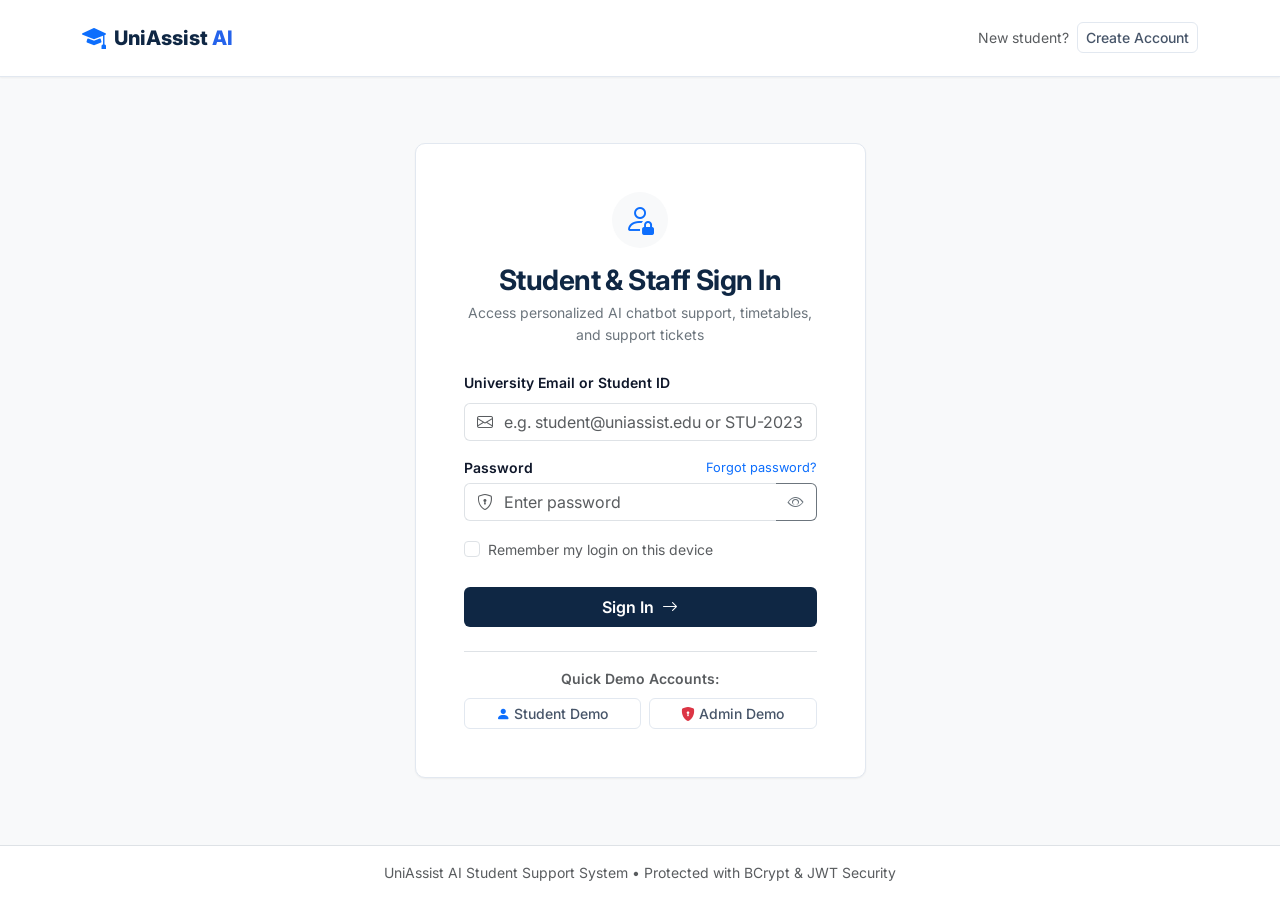
<file: frontend/login.html>
<!DOCTYPE html>
<html lang="en">
<head>
    <meta charset="UTF-8">
    <meta name="viewport" content="width=device-width, initial-scale=1.0">
    <title>Sign In – UniAssist AI</title>
    <!-- Bootstrap 5 CSS -->
    <link href="https://cdn.jsdelivr.net/npm/bootstrap@5.3.3/dist/css/bootstrap.min.css" rel="stylesheet">
    <link href="https://cdn.jsdelivr.net/npm/bootstrap-icons@1.11.3/font/bootstrap-icons.min.css" rel="stylesheet">
    <link rel="preconnect" href="https://fonts.googleapis.com">
    <link rel="preconnect" href="https://fonts.gstatic.com" crossorigin>
    <link href="https://fonts.googleapis.com/css2?family=Inter:wght@400;500;600;700;800&display=swap" rel="stylesheet">
    <link rel="stylesheet" href="css/style.css">
</head>
<body class="bg-light d-flex flex-column min-vh-100">

    <!-- Navigation Bar -->
    <nav class="navbar navbar-expand-lg navbar-uni">
        <div class="container">
            <a class="navbar-brand" href="index.html">
                <i class="bi bi-mortarboard-fill text-primary" style="font-size: 1.5rem;"></i>
                <span>UniAssist <span class="text-primary" style="color: var(--accent) !important;">AI</span></span>
            </a>
            <div class="d-flex align-items-center">
                <span class="text-muted small me-2">New student?</span>
                <a href="register.html" class="btn btn-outline-uni btn-sm">Create Account</a>
            </div>
        </div>
    </nav>

    <!-- Main Login Container -->
    <main class="flex-grow-1 d-flex align-items-center py-5">
        <div class="container">
            <div class="row justify-content-center">
                <div class="col-md-8 col-lg-5">
                    <div class="uni-card shadow-md p-4 p-md-5">
                        <div class="text-center mb-4">
                            <div class="mx-auto rounded-circle bg-light d-flex align-items-center justify-content-center mb-3" style="width: 56px; height: 56px;">
                                <i class="bi bi-person-lock fs-2 text-primary"></i>
                            </div>
                            <h3 class="fw-bold mb-1">Student & Staff Sign In</h3>
                            <p class="text-secondary small">Access personalized AI chatbot support, timetables, and support tickets</p>
                        </div>

                        <!-- Alert Box -->
                        <div id="login-alert" class="alert d-none small" role="alert"></div>

                        <form id="login-form">
                            <div class="mb-3">
                                <label for="username" class="form-label small fw-semibold">University Email or Student ID</label>
                                <div class="input-group">
                                    <span class="input-group-text bg-white border-end-0 text-muted"><i class="bi bi-envelope"></i></span>
                                    <input type="text" class="form-control border-start-0 ps-0" id="username" placeholder="e.g. student@uniassist.edu or STU-2023-042" required>
                                </div>
                            </div>

                            <div class="mb-3">
                                <div class="d-flex justify-content-between align-items-center mb-1">
                                    <label for="password" class="form-label small fw-semibold mb-0">Password</label>
                                    <a href="javascript:void(0)" onclick="API.showToast('Please contact IT Helpdesk (Room 102) or email it-support@university.edu to reset institutional credentials.', 'info')" class="small text-decoration-none" style="font-size: 0.8rem;">Forgot password?</a>
                                </div>
                                <div class="input-group">
                                    <span class="input-group-text bg-white border-end-0 text-muted"><i class="bi bi-shield-lock"></i></span>
                                    <input type="password" class="form-control border-start-0 border-end-0 ps-0" id="password" placeholder="Enter password" required>
                                    <button class="btn btn-outline-secondary border-start-0 bg-white" type="button" id="toggle-password">
                                        <i class="bi bi-eye"></i>
                                    </button>
                                </div>
                            </div>

                            <div class="mb-4 form-check">
                                <input type="checkbox" class="form-check-input" id="rememberMe">
                                <label class="form-check-label small text-muted" for="rememberMe">Remember my login on this device</label>
                            </div>

                            <button type="submit" id="login-submit-btn" class="btn btn-primary-uni w-100 py-2 d-flex align-items-center justify-content-center gap-2">
                                <span>Sign In</span>
                                <i class="bi bi-arrow-right"></i>
                            </button>
                        </form>

                        <!-- Quick Demo Credentials Box -->
                        <div class="mt-4 pt-3 border-top">
                            <span class="text-muted small fw-semibold d-block mb-2 text-center">Quick Demo Accounts:</span>
                            <div class="d-flex gap-2">
                                <button type="button" class="btn btn-outline-uni btn-sm flex-fill d-flex align-items-center justify-content-center gap-1" id="fill-student-demo">
                                    <i class="bi bi-person-fill text-primary"></i> Student Demo
                                </button>
                                <button type="button" class="btn btn-outline-uni btn-sm flex-fill d-flex align-items-center justify-content-center gap-1" id="fill-admin-demo">
                                    <i class="bi bi-shield-lock-fill text-danger"></i> Admin Demo
                                </button>
                            </div>
                        </div>

                    </div>
                </div>
            </div>
        </div>
    </main>

    <!-- Footer -->
    <footer class="bg-white border-top py-3 text-center text-muted small">
        <div class="container">
            UniAssist AI Student Support System • Protected with BCrypt & JWT Security
        </div>
    </footer>

    <script src="https://cdn.jsdelivr.net/npm/bootstrap@5.3.3/dist/js/bootstrap.bundle.min.js"></script>
    <script src="js/api.js"></script>
    <script src="js/login.js"></script>
</body>
</html>
</file>
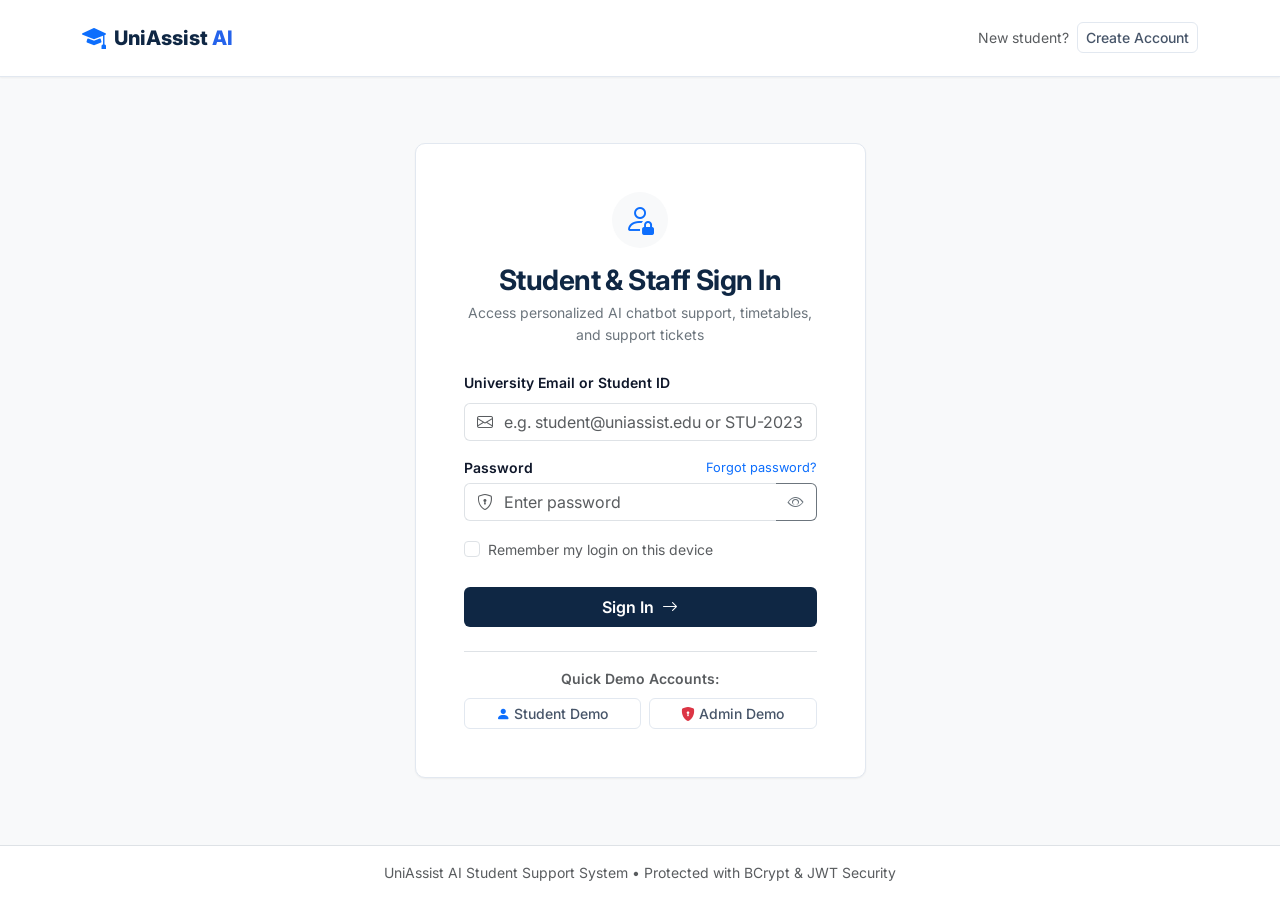
<file: frontend/profile.html>
<!DOCTYPE html>
<html lang="en">
<head>
    <meta charset="UTF-8">
    <meta name="viewport" content="width=device-width, initial-scale=1.0">
    <title>Student Profile & Settings – UniAssist AI</title>
    <!-- Bootstrap 5 CSS -->
    <link href="https://cdn.jsdelivr.net/npm/bootstrap@5.3.3/dist/css/bootstrap.min.css" rel="stylesheet">
    <link href="https://cdn.jsdelivr.net/npm/bootstrap-icons@1.11.3/font/bootstrap-icons.min.css" rel="stylesheet">
    <link rel="preconnect" href="https://fonts.googleapis.com">
    <link rel="preconnect" href="https://fonts.gstatic.com" crossorigin>
    <link href="https://fonts.googleapis.com/css2?family=Inter:wght@400;500;600;700;800&display=swap" rel="stylesheet">
    <link rel="stylesheet" href="css/style.css">
</head>
<body class="bg-light">

    <!-- Navigation Bar -->
    <nav class="navbar navbar-expand-lg navbar-uni">
        <div class="container">
            <a class="navbar-brand" href="index.html">
                <i class="bi bi-mortarboard-fill text-primary" style="font-size: 1.5rem;"></i>
                <span>UniAssist <span class="text-primary" style="color: var(--accent) !important;">AI</span></span>
            </a>
            <button class="navbar-toggler" type="button" data-bs-toggle="collapse" data-bs-target="#navContent">
                <span class="navbar-toggler-icon"></span>
            </button>
            <div class="collapse navbar-collapse" id="navContent">
                <ul class="navbar-nav me-auto mb-2 mb-lg-0 ms-lg-4">
                    <li class="nav-item"><a class="nav-link" href="dashboard.html">Dashboard</a></li>
                    <li class="nav-item"><a class="nav-link" href="chatbot.html">AI Chatbot</a></li>
                    <li class="nav-item"><a class="nav-link" href="academics.html">Academics</a></li>
                    <li class="nav-item"><a class="nav-link" href="support.html">My Tickets</a></li>
                    <li class="nav-item"><a class="nav-link active" href="profile.html">Profile</a></li>
                </ul>
                <div id="navbar-auth-section" class="d-flex align-items-center"></div>
            </div>
        </div>
    </nav>

    <!-- Main Container -->
    <main class="container py-4 mb-5">
        <div class="row g-4 justify-content-center">
            <div class="col-lg-4">
                <div class="uni-card text-center mb-4">
                    <div class="mx-auto rounded-circle bg-primary text-white d-flex align-items-center justify-content-center mb-3 fw-bold fs-2 shadow-sm" style="width: 80px; height: 80px;" id="profile-avatar">
                        S
                    </div>
                    <h5 class="fw-bold mb-1" id="profile-full-name">Loading Student...</h5>
                    <div class="badge bg-primary-subtle text-primary border border-primary-subtle px-3 py-1 mb-3" id="profile-role-badge">Student</div>
                    <div class="text-secondary small border-top pt-3 text-start">
                        <div class="mb-2"><strong>Enrollment:</strong> <span id="profile-student-id">--</span></div>
                        <div class="mb-2"><strong>Email:</strong> <span id="profile-email">--</span></div>
                        <div class="mb-2"><strong>Department:</strong> <span id="profile-department">--</span></div>
                        <div class="mb-2"><strong>Program:</strong> <span id="profile-course">--</span></div>
                        <div class="mb-2"><strong>Semester:</strong> <span id="profile-semester">--</span></div>
                        <div><strong>Account Status:</strong> <span class="badge bg-success-subtle text-success border border-success-subtle">Active</span></div>
                    </div>
                </div>

                <div class="uni-card">
                    <h6 class="fw-bold mb-3 text-danger"><i class="bi bi-box-arrow-right me-2"></i>Account Session</h6>
                    <button type="button" class="btn btn-outline-danger btn-sm w-100" onclick="API.logout()">
                        Sign Out of UniAssist
                    </button>
                </div>
            </div>

            <div class="col-lg-7">
                <!-- Change Password Card -->
                <div class="uni-card mb-4">
                    <h5 class="fw-bold mb-3 d-flex align-items-center gap-2">
                        <i class="bi bi-shield-lock-fill text-primary"></i> Change Security Password
                    </h5>
                    <p class="text-secondary small mb-4">Update your password regularly to maintain institutional account security.</p>

                    <form id="change-password-form">
                        <div class="mb-3">
                            <label for="currentPassword" class="form-label small fw-semibold">Current Password <span class="text-danger">*</span></label>
                            <input type="password" class="form-control" id="currentPassword" required>
                        </div>
                        <div class="mb-3">
                            <label for="newPassword" class="form-label small fw-semibold">New Password <span class="text-danger">*</span></label>
                            <input type="password" class="form-control" id="newPassword" placeholder="Minimum 6 characters" required>
                        </div>
                        <div class="mb-4">
                            <label for="confirmNewPassword" class="form-label small fw-semibold">Confirm New Password <span class="text-danger">*</span></label>
                            <input type="password" class="form-control" id="confirmNewPassword" required>
                        </div>
                        <button type="submit" id="btn-save-password" class="btn btn-primary-uni py-2 px-4">
                            Update Password
                        </button>
                    </form>
                </div>

                <!-- Account Privacy Notice -->
                <div class="uni-card bg-light border-0">
                    <h6 class="fw-bold mb-2 text-primary"><i class="bi bi-shield-check me-2"></i>Student Privacy Notice</h6>
                    <p class="text-muted small mb-0">
                        UniAssist AI strictly adheres to university data protection standards. Your conversations and support queries are encrypted and stored safely. Institutional administrators only review anonymized feedback to continuously improve intent accuracy.
                    </p>
                </div>
            </div>
        </div>
    </main>

    <script src="https://cdn.jsdelivr.net/npm/bootstrap@5.3.3/dist/js/bootstrap.bundle.min.js"></script>
    <script src="js/api.js"></script>
    <script src="js/profile.js"></script>
</body>
</html>
</file>
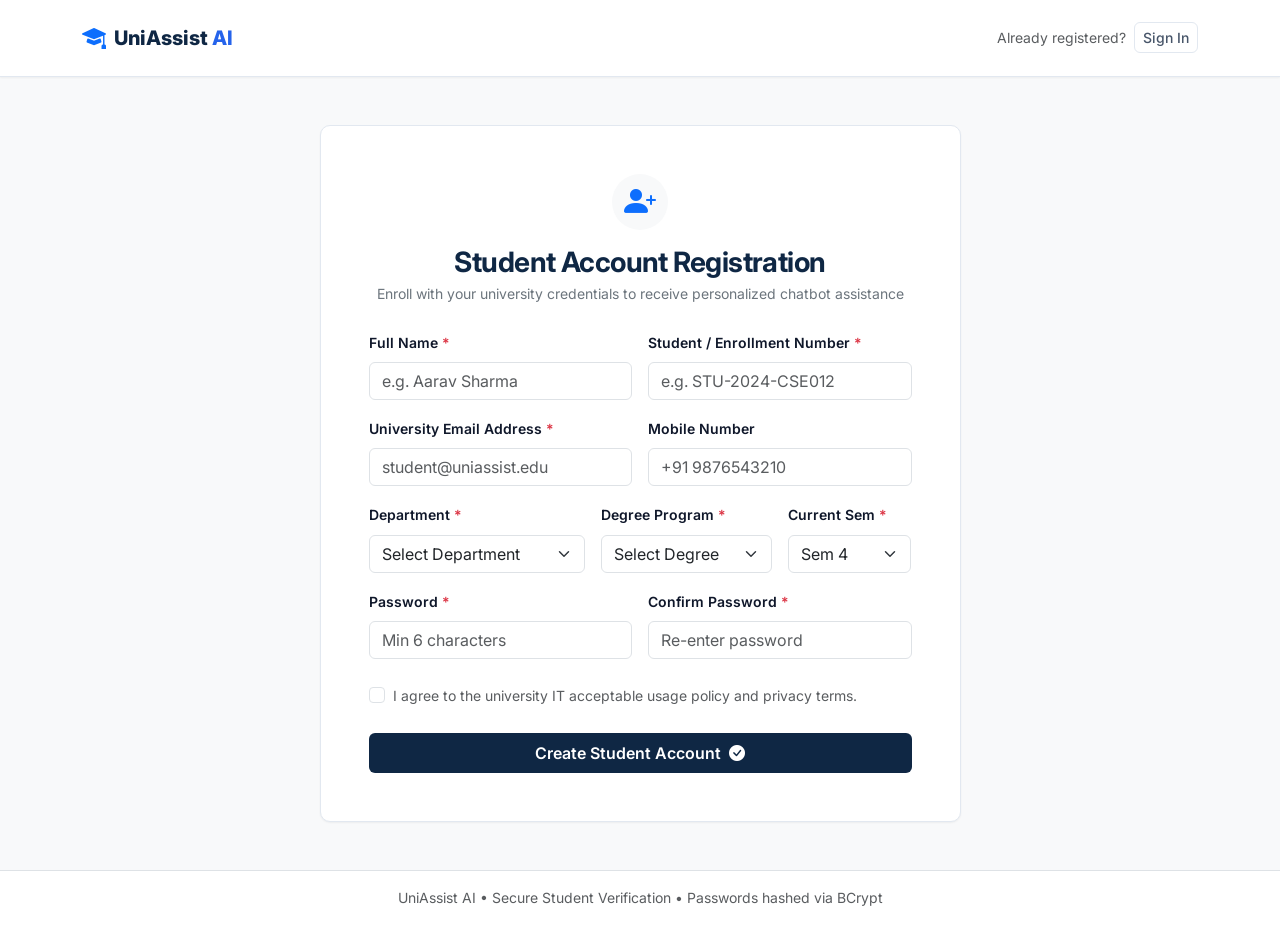
<file: frontend/register.html>
<!DOCTYPE html>
<html lang="en">
<head>
    <meta charset="UTF-8">
    <meta name="viewport" content="width=device-width, initial-scale=1.0">
    <title>Student Registration – UniAssist AI</title>
    <!-- Bootstrap 5 CSS -->
    <link href="https://cdn.jsdelivr.net/npm/bootstrap@5.3.3/dist/css/bootstrap.min.css" rel="stylesheet">
    <link href="https://cdn.jsdelivr.net/npm/bootstrap-icons@1.11.3/font/bootstrap-icons.min.css" rel="stylesheet">
    <link rel="preconnect" href="https://fonts.googleapis.com">
    <link rel="preconnect" href="https://fonts.gstatic.com" crossorigin>
    <link href="https://fonts.googleapis.com/css2?family=Inter:wght@400;500;600;700;800&display=swap" rel="stylesheet">
    <link rel="stylesheet" href="css/style.css">
</head>
<body class="bg-light d-flex flex-column min-vh-100">

    <!-- Navigation Bar -->
    <nav class="navbar navbar-expand-lg navbar-uni">
        <div class="container">
            <a class="navbar-brand" href="index.html">
                <i class="bi bi-mortarboard-fill text-primary" style="font-size: 1.5rem;"></i>
                <span>UniAssist <span class="text-primary" style="color: var(--accent) !important;">AI</span></span>
            </a>
            <div class="d-flex align-items-center">
                <span class="text-muted small me-2">Already registered?</span>
                <a href="login.html" class="btn btn-outline-uni btn-sm">Sign In</a>
            </div>
        </div>
    </nav>

    <!-- Main Registration Container -->
    <main class="flex-grow-1 py-5">
        <div class="container">
            <div class="row justify-content-center">
                <div class="col-lg-8 col-xl-7">
                    <div class="uni-card shadow-md p-4 p-md-5">
                        <div class="text-center mb-4">
                            <div class="mx-auto rounded-circle bg-light d-flex align-items-center justify-content-center mb-3" style="width: 56px; height: 56px;">
                                <i class="bi bi-person-plus-fill fs-2 text-primary"></i>
                            </div>
                            <h3 class="fw-bold mb-1">Student Account Registration</h3>
                            <p class="text-secondary small">Enroll with your university credentials to receive personalized chatbot assistance</p>
                        </div>

                        <!-- Alert Message Box -->
                        <div id="register-alert" class="alert d-none small" role="alert"></div>

                        <form id="register-form" novalidate>
                            <div class="row g-3">
                                <div class="col-md-6">
                                    <label for="fullName" class="form-label small fw-semibold">Full Name <span class="text-danger">*</span></label>
                                    <input type="text" class="form-control" id="fullName" placeholder="e.g. Aarav Sharma" required>
                                </div>
                                <div class="col-md-6">
                                    <label for="studentId" class="form-label small fw-semibold">Student / Enrollment Number <span class="text-danger">*</span></label>
                                    <input type="text" class="form-control" id="studentId" placeholder="e.g. STU-2024-CSE012" required>
                                </div>

                                <div class="col-md-6">
                                    <label for="email" class="form-label small fw-semibold">University Email Address <span class="text-danger">*</span></label>
                                    <input type="email" class="form-control" id="email" placeholder="student@uniassist.edu" required>
                                </div>
                                <div class="col-md-6">
                                    <label for="mobileNumber" class="form-label small fw-semibold">Mobile Number</label>
                                    <input type="tel" class="form-control" id="mobileNumber" placeholder="+91 9876543210">
                                </div>

                                <div class="col-md-5">
                                    <label for="department" class="form-label small fw-semibold">Department <span class="text-danger">*</span></label>
                                    <select class="form-select" id="department" required>
                                        <option value="">Select Department</option>
                                        <option value="Computer Science & Engineering">Computer Science & Engineering</option>
                                        <option value="Information Technology">Information Technology</option>
                                        <option value="Electronics & Communication">Electronics & Communication</option>
                                        <option value="Mechanical Engineering">Mechanical Engineering</option>
                                        <option value="Management Studies">Management Studies</option>
                                    </select>
                                </div>
                                <div class="col-md-4">
                                    <label for="course" class="form-label small fw-semibold">Degree Program <span class="text-danger">*</span></label>
                                    <select class="form-select" id="course" required>
                                        <option value="">Select Degree</option>
                                        <option value="B.Tech">B.Tech</option>
                                        <option value="MCA">MCA</option>
                                        <option value="MBA">MBA</option>
                                        <option value="BCA">BCA</option>
                                        <option value="M.Tech">M.Tech</option>
                                    </select>
                                </div>
                                <div class="col-md-3">
                                    <label for="semester" class="form-label small fw-semibold">Current Sem <span class="text-danger">*</span></label>
                                    <select class="form-select" id="semester" required>
                                        <option value="1">Sem 1</option>
                                        <option value="2">Sem 2</option>
                                        <option value="3">Sem 3</option>
                                        <option value="4" selected>Sem 4</option>
                                        <option value="5">Sem 5</option>
                                        <option value="6">Sem 6</option>
                                        <option value="7">Sem 7</option>
                                        <option value="8">Sem 8</option>
                                    </select>
                                </div>

                                <div class="col-md-6">
                                    <label for="password" class="form-label small fw-semibold">Password <span class="text-danger">*</span></label>
                                    <input type="password" class="form-control" id="password" placeholder="Min 6 characters" required>
                                </div>
                                <div class="col-md-6">
                                    <label for="confirmPassword" class="form-label small fw-semibold">Confirm Password <span class="text-danger">*</span></label>
                                    <input type="password" class="form-control" id="confirmPassword" placeholder="Re-enter password" required>
                                </div>
                            </div>

                            <div class="mt-4 form-check">
                                <input type="checkbox" class="form-check-input" id="termsCheck" required>
                                <label class="form-check-label small text-muted" for="termsCheck">
                                    I agree to the university IT acceptable usage policy and privacy terms.
                                </label>
                            </div>

                            <button type="submit" id="register-submit-btn" class="btn btn-primary-uni w-100 py-2 mt-4 d-flex align-items-center justify-content-center gap-2">
                                <span>Create Student Account</span>
                                <i class="bi bi-check-circle-fill"></i>
                            </button>
                        </form>
                    </div>
                </div>
            </div>
        </div>
    </main>

    <footer class="bg-white border-top py-3 text-center text-muted small">
        <div class="container">
            UniAssist AI • Secure Student Verification • Passwords hashed via BCrypt
        </div>
    </footer>

    <script src="https://cdn.jsdelivr.net/npm/bootstrap@5.3.3/dist/js/bootstrap.bundle.min.js"></script>
    <script src="js/api.js"></script>
    <script src="js/register.js"></script>
</body>
</html>
</file>
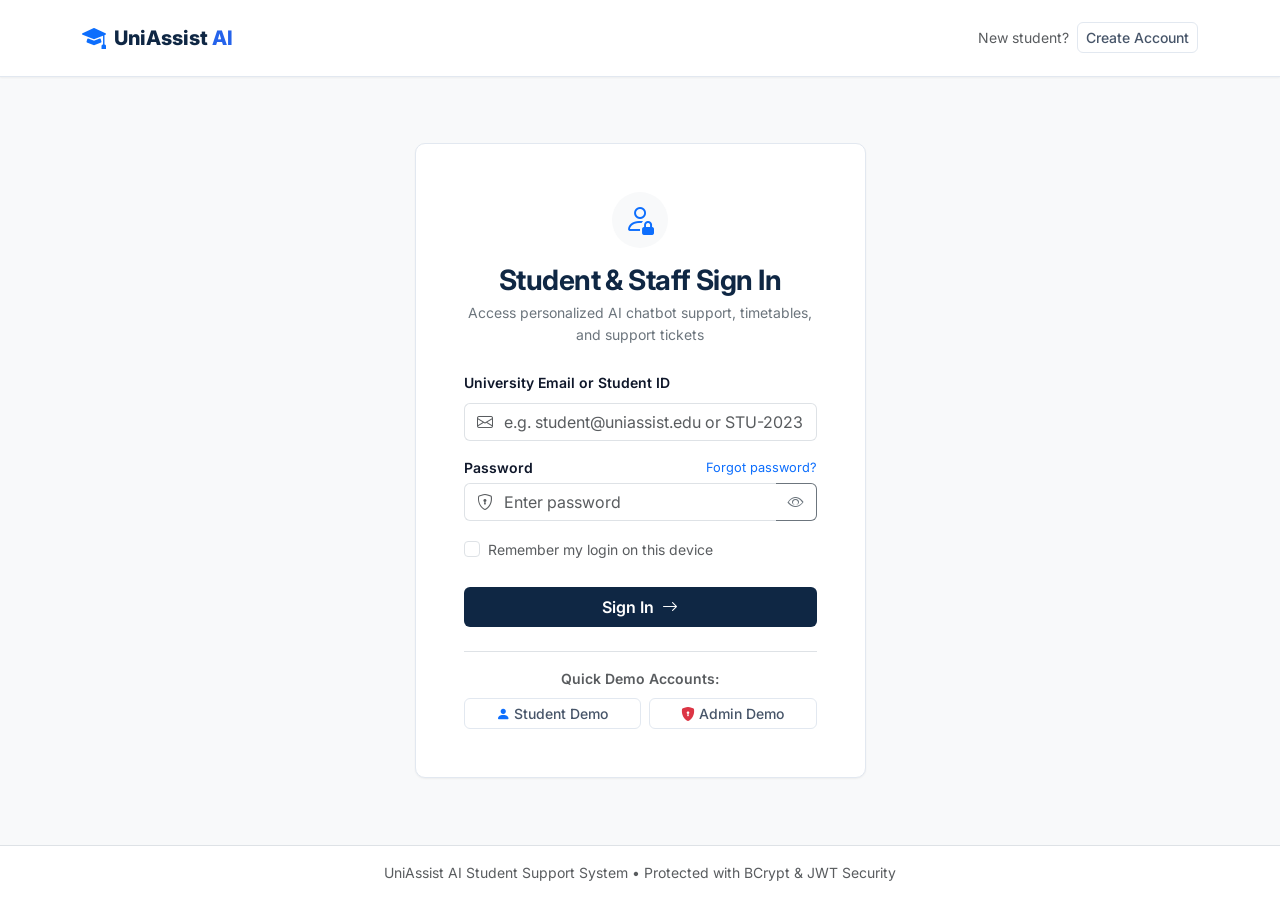
<file: frontend/support.html>
<!DOCTYPE html>
<html lang="en">
<head>
    <meta charset="UTF-8">
    <meta name="viewport" content="width=device-width, initial-scale=1.0">
    <title>Support Tickets & Grievances – UniAssist AI</title>
    <!-- Bootstrap 5 CSS -->
    <link href="https://cdn.jsdelivr.net/npm/bootstrap@5.3.3/dist/css/bootstrap.min.css" rel="stylesheet">
    <link href="https://cdn.jsdelivr.net/npm/bootstrap-icons@1.11.3/font/bootstrap-icons.min.css" rel="stylesheet">
    <link rel="preconnect" href="https://fonts.googleapis.com">
    <link rel="preconnect" href="https://fonts.gstatic.com" crossorigin>
    <link href="https://fonts.googleapis.com/css2?family=Inter:wght@400;500;600;700;800&display=swap" rel="stylesheet">
    <link rel="stylesheet" href="css/style.css">
</head>
<body class="bg-light">

    <!-- Navigation Bar -->
    <nav class="navbar navbar-expand-lg navbar-uni">
        <div class="container">
            <a class="navbar-brand" href="index.html">
                <i class="bi bi-mortarboard-fill text-primary" style="font-size: 1.5rem;"></i>
                <span>UniAssist <span class="text-primary" style="color: var(--accent) !important;">AI</span></span>
            </a>
            <button class="navbar-toggler" type="button" data-bs-toggle="collapse" data-bs-target="#navContent">
                <span class="navbar-toggler-icon"></span>
            </button>
            <div class="collapse navbar-collapse" id="navContent">
                <ul class="navbar-nav me-auto mb-2 mb-lg-0 ms-lg-4">
                    <li class="nav-item"><a class="nav-link" href="dashboard.html">Dashboard</a></li>
                    <li class="nav-item"><a class="nav-link" href="chatbot.html">AI Chatbot</a></li>
                    <li class="nav-item"><a class="nav-link" href="academics.html">Academics</a></li>
                    <li class="nav-item"><a class="nav-link active" href="support.html">My Tickets</a></li>
                    <li class="nav-item"><a class="nav-link" href="model-analytics.html">ML Analytics</a></li>
                </ul>
                <div id="navbar-auth-section" class="d-flex align-items-center"></div>
            </div>
        </div>
    </nav>

    <!-- Header Banner -->
    <div class="bg-white border-bottom py-4 mb-4">
        <div class="container d-flex flex-column flex-md-row justify-content-between align-items-md-center gap-3">
            <div>
                <h2 class="fw-bold mb-1">Student Support & Grievances</h2>
                <p class="text-secondary small mb-0">Track official university inquiries, escalate unresolved chatbot queries, and read staff responses</p>
            </div>
            <div>
                <button type="button" class="btn btn-primary-uni d-flex align-items-center gap-2" data-bs-toggle="modal" data-bs-target="#newTicketModal">
                    <i class="bi bi-plus-circle"></i> Create New Ticket
                </button>
            </div>
        </div>
    </div>

    <!-- Main Container -->
    <main class="container mb-5">
        <div class="row g-4">
            <!-- Left: Tickets List -->
            <div class="col-lg-5">
                <div class="uni-card h-100">
                    <div class="d-flex justify-content-between align-items-center mb-3">
                        <h5 class="fw-bold mb-0">My Submitted Tickets</h5>
                        <span class="badge bg-light text-muted border" id="ticket-count-badge">0 tickets</span>
                    </div>
                    <div id="tickets-list-container" class="list-group list-group-flush" style="max-height: 600px; overflow-y: auto;">
                        <div class="text-center py-4 text-muted small">
                            <div class="spinner-border spinner-border-sm text-primary mb-2"></div>
                            <div>Loading tickets...</div>
                        </div>
                    </div>
                </div>
            </div>

            <!-- Right: Ticket Detail & Response Thread -->
            <div class="col-lg-7">
                <div class="uni-card h-100" id="ticket-detail-card">
                    <div class="text-center py-5 text-muted small" id="no-ticket-selected">
                        <i class="bi bi-ticket-detailed display-5 d-block mb-2 text-muted" style="opacity: 0.4;"></i>
                        Select a ticket on the left to view staff responses and conversation thread.
                    </div>
                    
                    <div id="ticket-selected-content" class="d-none">
                        <div class="d-flex justify-content-between align-items-start border-bottom pb-3 mb-3">
                            <div>
                                <span class="badge bg-primary-subtle text-primary border border-primary-subtle small mb-1" id="detail-category">Academic</span>
                                <h5 class="fw-bold mb-1" id="detail-subject">Ticket Subject</h5>
                                <div class="text-muted small">
                                    Ticket ID: <span class="fw-semibold text-dark" id="detail-id">#0</span> • 
                                    Submitted: <span id="detail-date">--</span>
                                </div>
                            </div>
                            <div class="text-end">
                                <span class="badge bg-warning text-dark px-3 py-1 rounded-pill" id="detail-status">OPEN</span>
                                <div class="text-muted small mt-1" style="font-size: 0.75rem;">Priority: <span class="fw-bold" id="detail-priority">MEDIUM</span></div>
                            </div>
                        </div>

                        <!-- Ticket Original Description -->
                        <div class="p-3 bg-light rounded mb-4">
                            <h6 class="fw-bold small text-muted text-uppercase mb-1" style="font-size: 0.72rem;">Original Request</h6>
                            <p class="small text-secondary mb-0" id="detail-description"></p>
                        </div>

                        <!-- Thread Responses -->
                        <h6 class="fw-bold mb-3 d-flex align-items-center gap-2">
                            <i class="bi bi-chat-left-dots text-primary"></i> Activity & Responses
                        </h6>
                        <div id="ticket-responses-thread" class="d-flex flex-column gap-3 mb-4" style="max-height: 300px; overflow-y: auto;">
                            <!-- Populated dynamically -->
                        </div>

                        <!-- Reply Input Box -->
                        <div class="pt-3 border-top">
                            <form id="ticket-reply-form">
                                <label for="ticket-reply-text" class="form-label small fw-semibold">Add Follow-up Message</label>
                                <textarea class="form-control mb-2" id="ticket-reply-text" rows="2" placeholder="Provide additional details or reply to staff..." required></textarea>
                                <div class="text-end">
                                    <button type="submit" id="btn-reply-ticket" class="btn btn-primary-uni btn-sm px-4">
                                        Post Reply
                                    </button>
                                </div>
                            </form>
                        </div>
                    </div>
                </div>
            </div>
        </div>
    </main>

    <!-- Create Ticket Modal -->
    <div class="modal fade" id="newTicketModal" tabindex="-1" aria-hidden="true">
        <div class="modal-dialog modal-dialog-centered">
            <div class="modal-content">
                <div class="modal-header">
                    <h5 class="modal-title fw-bold">Submit Support Ticket</h5>
                    <button type="button" class="btn-close" data-bs-dismiss="modal" aria-label="Close"></button>
                </div>
                <form id="create-ticket-form">
                    <div class="modal-body">
                        <div class="mb-3">
                            <label for="ticketCategory" class="form-label small fw-semibold">Category <span class="text-danger">*</span></label>
                            <select class="form-select" id="ticketCategory" required>
                                <option value="">Select Category</option>
                                <option value="Academic">Academic Curriculum & Classes</option>
                                <option value="Examination">Examinations, Results & Grades</option>
                                <option value="Finance">Tuition Fees & Scholarships</option>
                                <option value="Hostel">Hostel & Campus Facilities</option>
                                <option value="Technical">Portal Login, Wi-Fi & IT</option>
                                <option value="General">General Inquiries</option>
                            </select>
                        </div>
                        <div class="mb-3">
                            <label for="ticketPriority" class="form-label small fw-semibold">Priority</label>
                            <select class="form-select" id="ticketPriority">
                                <option value="LOW">Low</option>
                                <option value="MEDIUM" selected>Medium</option>
                                <option value="HIGH">High</option>
                                <option value="URGENT">Urgent</option>
                            </select>
                        </div>
                        <div class="mb-3">
                            <label for="ticketSubject" class="form-label small fw-semibold">Subject / Short Summary <span class="text-danger">*</span></label>
                            <input type="text" class="form-control" id="ticketSubject" placeholder="e.g. Discrepancy in 3rd semester exam attendance" required>
                        </div>
                        <div class="mb-3">
                            <label for="ticketDescription" class="form-label small fw-semibold">Detailed Description <span class="text-danger">*</span></label>
                            <textarea class="form-control" id="ticketDescription" rows="4" placeholder="Explain your inquiry or issue clearly so administrative staff can assist you..." required></textarea>
                        </div>
                    </div>
                    <div class="modal-footer">
                        <button type="button" class="btn btn-outline-uni" data-bs-dismiss="modal">Cancel</button>
                        <button type="submit" id="btn-submit-ticket" class="btn btn-primary-uni">Submit Ticket</button>
                    </div>
                </form>
            </div>
        </div>
    </div>

    <script src="https://cdn.jsdelivr.net/npm/bootstrap@5.3.3/dist/js/bootstrap.bundle.min.js"></script>
    <script src="js/api.js"></script>
    <script src="js/support.js"></script>
</body>
</html>
</file>
<file: frontend/css/style.css>
/* ==========================================================================
   UniAssist AI - University Student Support Design System
   Professional, Academic Navy & Soft Blue Theme with Responsive Utilities
   ========================================================================== */

:root {
    --primary: #0f2744;
    --primary-dark: #091729;
    --primary-light: #1e3a5f;
    --primary-rgb: 15, 39, 68;
    
    --accent: #2563eb;
    --accent-hover: #1d4ed8;
    --accent-soft: #eff6ff;
    --accent-border: #bfdbfe;
    
    --success: #16a34a;
    --success-soft: #f0fdf4;
    --warning: #eab308;
    --danger: #ef4444;
    --info: #0284c7;

    --bg-page: #f8fafc;
    --bg-card: #ffffff;
    --text-primary: #0f172a;
    --text-secondary: #475569;
    --text-muted: #64748b;
    --border-color: #e2e8f0;
    --border-light: #f1f5f9;

    --shadow-sm: 0 1px 2px 0 rgb(0 0 0 / 0.05);
    --shadow-md: 0 4px 6px -1px rgb(0 0 0 / 0.08), 0 2px 4px -2px rgb(0 0 0 / 0.06);
    --shadow-lg: 0 10px 15px -3px rgb(0 0 0 / 0.08), 0 4px 6px -4px rgb(0 0 0 / 0.05);
    --radius-sm: 6px;
    --radius-md: 10px;
    --radius-lg: 16px;
    --radius-full: 9999px;
    
    --transition: all 0.2s ease-in-out;
}

body {
    font-family: 'Inter', -apple-system, BlinkMacSystemFont, "Segoe UI", Roboto, sans-serif;
    background-color: var(--bg-page);
    color: var(--text-primary);
    line-height: 1.6;
    margin: 0;
    padding: 0;
}

/* Typography */
h1, h2, h3, h4, h5, h6 {
    color: var(--primary);
    font-weight: 700;
    letter-spacing: -0.02em;
}

/* Navigation */
.navbar-uni {
    background-color: var(--bg-card);
    border-bottom: 1px solid var(--border-color);
    box-shadow: var(--shadow-sm);
    padding: 0.85rem 1.5rem;
    position: sticky;
    top: 0;
    z-index: 1020;
}

.navbar-uni .navbar-brand {
    font-weight: 800;
    font-size: 1.25rem;
    color: var(--primary);
    display: flex;
    align-items: center;
    gap: 0.5rem;
}

.navbar-uni .nav-link {
    font-weight: 500;
    color: var(--text-secondary);
    padding: 0.5rem 0.85rem;
    border-radius: var(--radius-sm);
    transition: var(--transition);
}

.navbar-uni .nav-link:hover,
.navbar-uni .nav-link.active {
    color: var(--accent);
    background-color: var(--accent-soft);
}

/* Buttons */
.btn-primary-uni {
    background-color: var(--primary);
    color: #ffffff;
    border: none;
    font-weight: 600;
    padding: 0.6rem 1.25rem;
    border-radius: var(--radius-sm);
    transition: var(--transition);
}

.btn-primary-uni:hover {
    background-color: var(--primary-light);
    color: #ffffff;
    box-shadow: var(--shadow-sm);
}

.btn-accent-uni {
    background-color: var(--accent);
    color: #ffffff;
    border: none;
    font-weight: 600;
    padding: 0.6rem 1.25rem;
    border-radius: var(--radius-sm);
    transition: var(--transition);
}

.btn-accent-uni:hover {
    background-color: var(--accent-hover);
    color: #ffffff;
    box-shadow: var(--shadow-sm);
}

.btn-outline-uni {
    border: 1px solid var(--border-color);
    color: var(--text-secondary);
    font-weight: 500;
    background: #ffffff;
    border-radius: var(--radius-sm);
    transition: var(--transition);
}

.btn-outline-uni:hover {
    border-color: var(--accent);
    color: var(--accent);
    background-color: var(--accent-soft);
}

/* Cards & Containers */
.uni-card {
    background: var(--bg-card);
    border: 1px solid var(--border-color);
    border-radius: var(--radius-md);
    box-shadow: var(--shadow-sm);
    padding: 1.5rem;
    transition: var(--transition);
}

.uni-card:hover {
    box-shadow: var(--shadow-md);
}

.stat-card {
    background: var(--bg-card);
    border: 1px solid var(--border-color);
    border-radius: var(--radius-md);
    padding: 1.25rem;
    display: flex;
    align-items: center;
    gap: 1rem;
    box-shadow: var(--shadow-sm);
}

.stat-icon {
    width: 48px;
    height: 48px;
    border-radius: var(--radius-md);
    display: flex;
    align-items: center;
    justify-content: center;
    font-size: 1.25rem;
}

.stat-icon.primary { background: #e2e8f0; color: var(--primary); }
.stat-icon.accent { background: var(--accent-soft); color: var(--accent); }
.stat-icon.success { background: var(--success-soft); color: var(--success); }
.stat-icon.warning { background: #fef9c3; color: var(--warning); }

/* Badges & Pills */
.badge-verified {
    background-color: var(--success-soft);
    color: var(--success);
    border: 1px solid #bbf7d0;
    font-size: 0.75rem;
    font-weight: 600;
    padding: 0.25rem 0.6rem;
    border-radius: var(--radius-full);
    display: inline-flex;
    align-items: center;
    gap: 0.3rem;
}

.pill-intent {
    background-color: var(--accent-soft);
    color: var(--accent);
    border: 1px solid var(--accent-border);
    font-size: 0.75rem;
    font-weight: 600;
    padding: 0.2rem 0.55rem;
    border-radius: var(--radius-full);
}

.pill-score {
    background-color: #f1f5f9;
    color: var(--text-secondary);
    border: 1px solid #cbd5e1;
    font-size: 0.75rem;
    font-weight: 600;
    padding: 0.2rem 0.55rem;
    border-radius: var(--radius-full);
}

.pill-source {
    background-color: #f8fafc;
    color: var(--text-muted);
    border: 1px dashed #cbd5e1;
    font-size: 0.72rem;
    padding: 0.2rem 0.5rem;
    border-radius: var(--radius-full);
}

/* Chatbot Interface Styles */
.chat-layout {
    display: flex;
    height: calc(100vh - 72px);
    overflow: hidden;
}

.chat-sidebar {
    width: 300px;
    background-color: #ffffff;
    border-right: 1px solid var(--border-color);
    display: flex;
    flex-direction: column;
    flex-shrink: 0;
}

.chat-sidebar-header {
    padding: 1.25rem;
    border-bottom: 1px solid var(--border-color);
}

.chat-sidebar-list {
    flex: 1;
    overflow-y: auto;
    padding: 0.75rem;
}

.conversation-item {
    padding: 0.75rem 1rem;
    border-radius: var(--radius-sm);
    color: var(--text-secondary);
    display: flex;
    align-items: center;
    justify-content: space-between;
    cursor: pointer;
    margin-bottom: 0.35rem;
    transition: var(--transition);
    font-size: 0.9rem;
    text-decoration: none;
}

.conversation-item:hover,
.conversation-item.active {
    background-color: var(--accent-soft);
    color: var(--accent);
    font-weight: 600;
}

.conversation-item .del-btn {
    opacity: 0;
    color: var(--text-muted);
    border: none;
    background: transparent;
    padding: 0 4px;
    transition: var(--transition);
}

.conversation-item:hover .del-btn {
    opacity: 1;
}

.conversation-item .del-btn:hover {
    color: var(--danger);
}

.chat-main {
    flex: 1;
    display: flex;
    flex-direction: column;
    background-color: var(--bg-page);
    height: 100%;
    overflow: hidden;
}

.chat-header {
    background: #ffffff;
    border-bottom: 1px solid var(--border-color);
    padding: 0.85rem 1.5rem;
    display: flex;
    align-items: center;
    justify-content: space-between;
}

.chat-messages {
    flex: 1;
    overflow-y: auto;
    padding: 1.5rem;
    display: flex;
    flex-direction: column;
    gap: 1.25rem;
}

.chat-bubble-container {
    display: flex;
    gap: 0.75rem;
    max-width: 80%;
}

.chat-bubble-container.student {
    align-self: flex-end;
    flex-direction: row-reverse;
}

.chat-bubble-container.assistant {
    align-self: flex-start;
}

.chat-avatar {
    width: 36px;
    height: 36px;
    border-radius: var(--radius-full);
    display: flex;
    align-items: center;
    justify-content: center;
    font-size: 0.9rem;
    font-weight: 700;
    flex-shrink: 0;
}

.chat-avatar.student-av {
    background: var(--primary);
    color: #ffffff;
}

.chat-avatar.assistant-av {
    background: var(--accent);
    color: #ffffff;
}

.chat-bubble {
    padding: 1rem 1.25rem;
    border-radius: var(--radius-md);
    font-size: 0.93rem;
    line-height: 1.55;
    position: relative;
    box-shadow: var(--shadow-sm);
}

.chat-bubble.student-bubble {
    background: var(--primary);
    color: #ffffff;
    border-bottom-right-radius: 2px;
}

.chat-bubble.assistant-bubble {
    background: #ffffff;
    color: var(--text-primary);
    border: 1px solid var(--border-color);
    border-bottom-left-radius: 2px;
}

.chat-bubble-meta {
    margin-top: 0.75rem;
    padding-top: 0.5rem;
    border-top: 1px solid var(--border-color);
    display: flex;
    flex-wrap: wrap;
    align-items: center;
    gap: 0.4rem;
    font-size: 0.75rem;
}

.chat-actions {
    display: flex;
    align-items: center;
    gap: 0.5rem;
    margin-left: auto;
}

.chat-action-btn {
    background: transparent;
    border: none;
    color: var(--text-muted);
    font-size: 0.85rem;
    cursor: pointer;
    padding: 2px 6px;
    border-radius: 4px;
    transition: var(--transition);
}

.chat-action-btn:hover {
    color: var(--accent);
    background: #f1f5f9;
}

/* Prompt Chips */
.prompt-chips-container {
    padding: 0.5rem 1.5rem;
    background: #ffffff;
    border-top: 1px solid var(--border-color);
    display: flex;
    align-items: center;
    gap: 0.5rem;
    overflow-x: auto;
    white-space: nowrap;
}

.prompt-chip {
    background: var(--bg-page);
    border: 1px solid var(--border-color);
    color: var(--text-secondary);
    padding: 0.35rem 0.85rem;
    border-radius: var(--radius-full);
    font-size: 0.82rem;
    font-weight: 500;
    cursor: pointer;
    transition: var(--transition);
}

.prompt-chip:hover {
    background: var(--accent-soft);
    color: var(--accent);
    border-color: var(--accent-border);
}

/* Chat Input Bar */
.chat-input-bar {
    background: #ffffff;
    border-top: 1px solid var(--border-color);
    padding: 0.85rem 1.5rem;
    display: flex;
    gap: 0.75rem;
    align-items: center;
}

.chat-input-bar input {
    border: 1px solid var(--border-color);
    border-radius: var(--radius-md);
    padding: 0.75rem 1rem;
    font-size: 0.95rem;
    outline: none;
    transition: var(--transition);
}

.chat-input-bar input:focus {
    border-color: var(--accent);
    box-shadow: 0 0 0 3px rgba(37, 99, 235, 0.15);
}

/* Typing Indicator Animation */
.typing-dots {
    display: inline-flex;
    align-items: center;
    gap: 4px;
    padding: 4px 8px;
}

.typing-dot {
    width: 6px;
    height: 6px;
    background: var(--text-muted);
    border-radius: var(--radius-full);
    animation: typingBounce 1.4s infinite ease-in-out;
}

.typing-dot:nth-child(2) { animation-delay: 0.2s; }
.typing-dot:nth-child(3) { animation-delay: 0.4s; }

@keyframes typingBounce {
    0%, 80%, 100% { transform: translateY(0); opacity: 0.4; }
    40% { transform: translateY(-5px); opacity: 1; }
}

/* Toast Notifications */
.toast-container-fixed {
    position: fixed;
    bottom: 24px;
    right: 24px;
    z-index: 1090;
    display: flex;
    flex-direction: column;
    gap: 8px;
}

/* Responsive adjustments */
@media (max-width: 768px) {
    .chat-sidebar {
        position: fixed;
        left: -320px;
        top: 72px;
        bottom: 0;
        z-index: 1050;
        transition: left 0.3s ease;
        box-shadow: var(--shadow-lg);
    }
    .chat-sidebar.open {
        left: 0;
    }
    .chat-bubble-container {
        max-width: 95%;
    }
}
</file>
